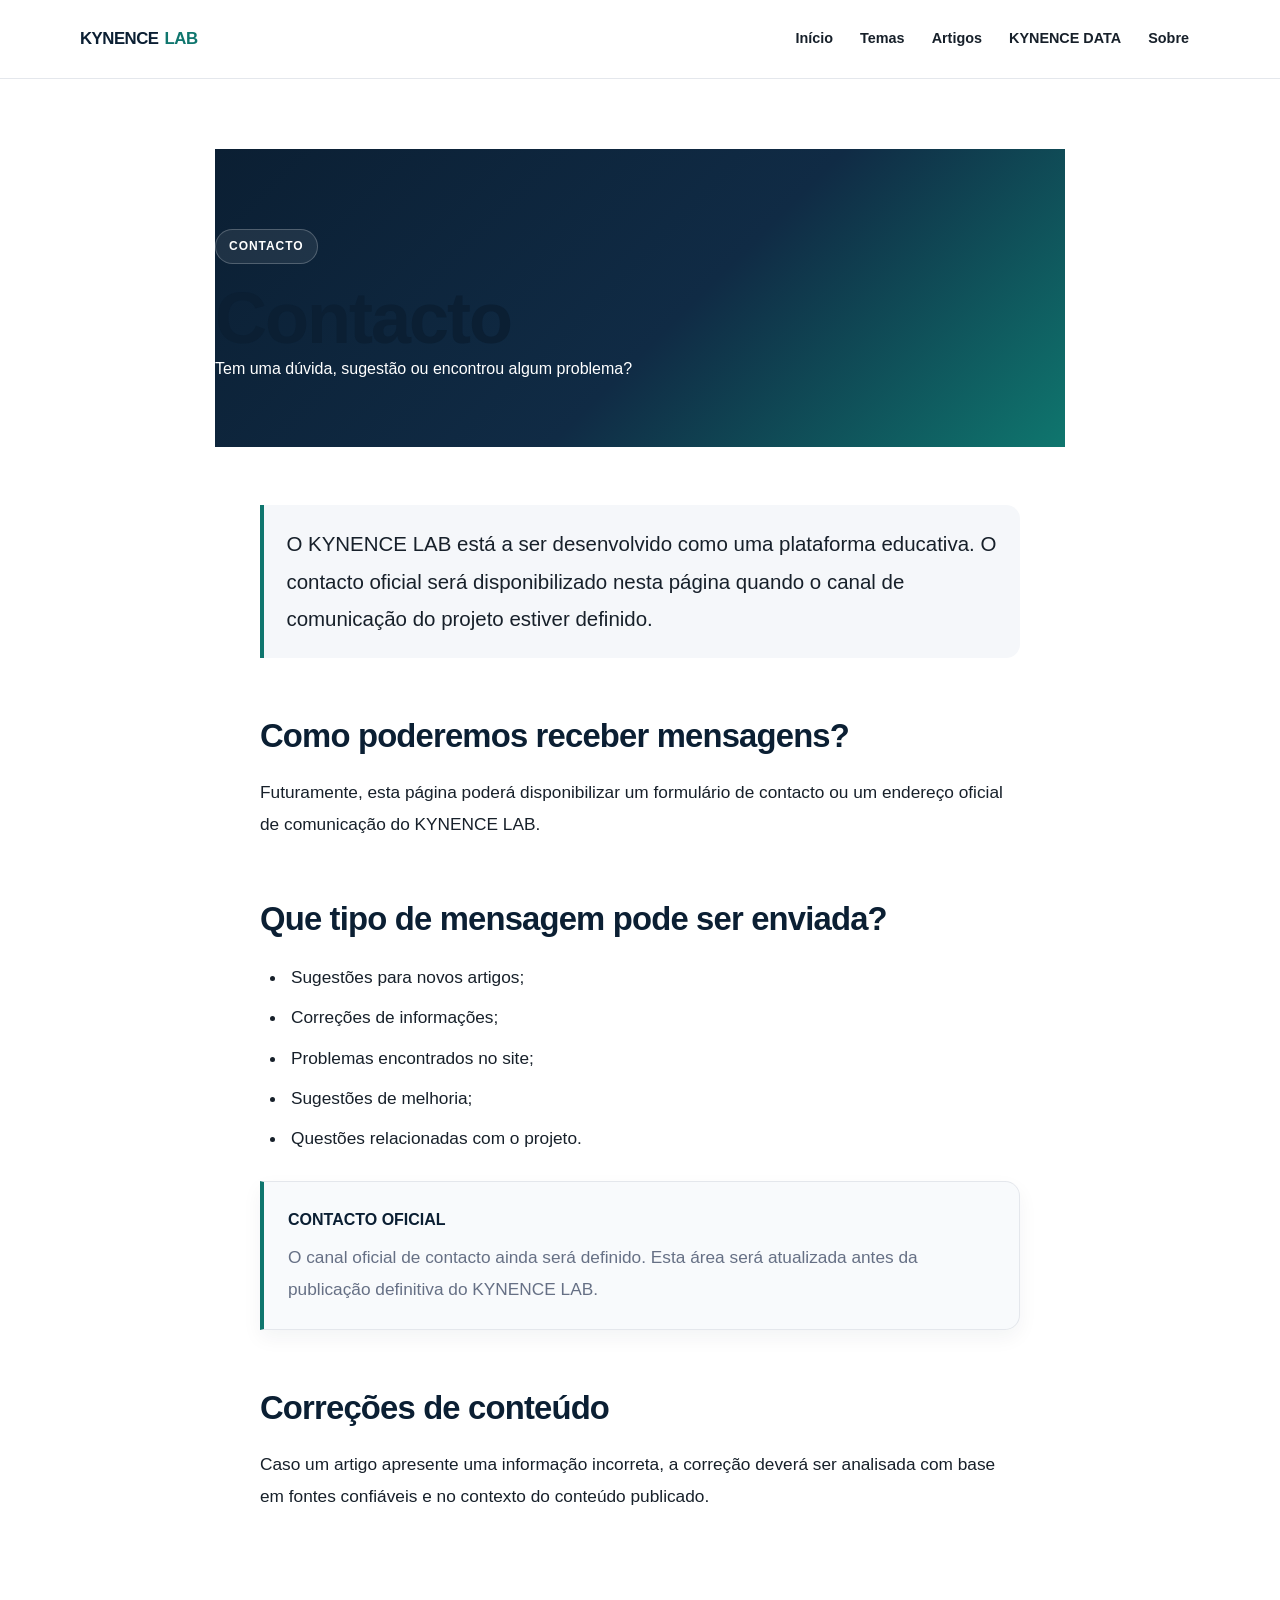
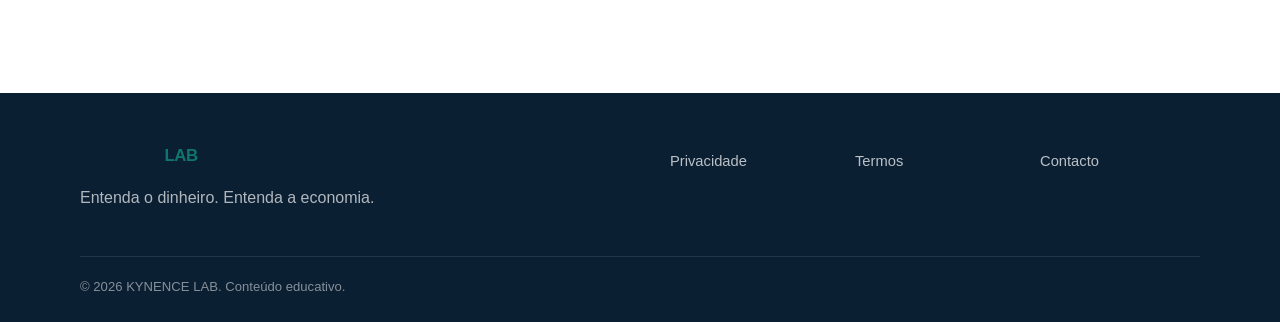
<file: contacto.html>
<!DOCTYPE html><html lang="pt"><head><meta charset="UTF-8">

<meta
    name="viewport"
    content="width=device-width, initial-scale=1.0"
>

<title>Contacto — KYNENCE LAB</title>

<meta
    name="description"
    content="Entre em contacto com o KYNENCE LAB para questões, sugestões, correções ou informações sobre o projeto."
>

<meta
    name="robots"
    content="index, follow"
>

<meta
    name="author"
    content="KYNENCE LAB"
>

<meta
    name="theme-color"
    content="#0B1F33"
>

<meta
    property="og:type"
    content="website"
>

<meta
    property="og:site_name"
    content="KYNENCE LAB"
>

<meta
    property="og:title"
    content="Contacto — KYNENCE LAB"
>

<meta
    property="og:description"
    content="Entre em contacto com o KYNENCE LAB."
>

<meta
    property="og:locale"
    content="pt_PT"
>

<meta
    name="twitter:card"
    content="summary_large_image"
>

<meta
    name="twitter:title"
    content="Contacto — KYNENCE LAB"
>

<meta
    name="twitter:description"
    content="Entre em contacto com o KYNENCE LAB."
>

<link
    rel="stylesheet"
    href="style.css"
>

</head>
<body>
    <header class="header"><div class="header-container">

    <a
        href="index.html"
        class="logo"
        aria-label="KYNENCE LAB — Página inicial"
    >
        <span class="logo-main">KYNENCE</span>
        <span class="logo-lab">LAB</span>
    </a>

    <button
        class="menu-button"
        id="menuButton"
        type="button"
        aria-label="Abrir menu"
        aria-expanded="false"
        aria-controls="navigation"
    >
        ☰
    </button>

    <nav
        class="navigation"
        id="navigation"
        aria-label="Navegação principal"
    >

        <a href="index.html">Início</a>

        <a href="index.html#categorias">Temas</a>

        <a href="index.html#artigos">Artigos</a>

        <a href="index.html#kynenceDataSection">
            KYNENCE DATA
        </a>

        <a href="sobre.html">
            Sobre
        </a>

    </nav>

</div>

</header><main
    class="article-page"
    aria-labelledby="pageTitle"
><div class="container">

    <header class="article-header">

        <span class="article-category">
            CONTACTO
        </span>

        <h1 id="pageTitle">
            Contacto
        </h1>

        <p id="pageLead">
            Tem uma dúvida, sugestão ou encontrou algum problema?
        </p>

    </header>


    <article class="article-content">

        <p class="article-introduction">
            O KYNENCE LAB está a ser desenvolvido como uma
            plataforma educativa. O contacto oficial será
            disponibilizado nesta página quando o canal de
            comunicação do projeto estiver definido.
        </p>


        <h2>
            Como poderemos receber mensagens?
        </h2>

        <p>
            Futuramente, esta página poderá disponibilizar um
            formulário de contacto ou um endereço oficial de
            comunicação do KYNENCE LAB.
        </p>


        <h2>
            Que tipo de mensagem pode ser enviada?
        </h2>

        <ul>

            <li>
                Sugestões para novos artigos;
            </li>

            <li>
                Correções de informações;
            </li>

            <li>
                Problemas encontrados no site;
            </li>

            <li>
                Sugestões de melhoria;
            </li>

            <li>
                Questões relacionadas com o projeto.
            </li>

        </ul>


        <div class="info-box">

            <strong>
                CONTACTO OFICIAL
            </strong>

            <p>
                O canal oficial de contacto ainda será definido.
                Esta área será atualizada antes da publicação
                definitiva do KYNENCE LAB.
            </p>

        </div>


        <h2>
            Correções de conteúdo
        </h2>

        <p>
            Caso um artigo apresente uma informação incorreta,
            a correção deverá ser analisada com base em fontes
            confiáveis e no contexto do conteúdo publicado.
        </p>

    </article>

</div>

</main><footer class="footer"><div class="footer-container">

    <div class="footer-brand">

        <div class="logo">

            <span class="logo-main">
                KYNENCE
            </span>

            <span class="logo-lab">
                LAB
            </span>

        </div>

        <p>
            Entenda o dinheiro. Entenda a economia.
        </p>

    </div>


    <div class="footer-links">

        <a href="privacidade.html">
            Privacidade
        </a>

        <a href="termos.html">
            Termos
        </a>

        <a href="contacto.html">
            Contacto
        </a>

    </div>

</div>


<div class="footer-bottom">

    ©
    <span id="currentYear">
        2026
    </span>
    KYNENCE LAB. Conteúdo educativo.

</div>

</footer><script src="script.js"></script></body></html>
</file>
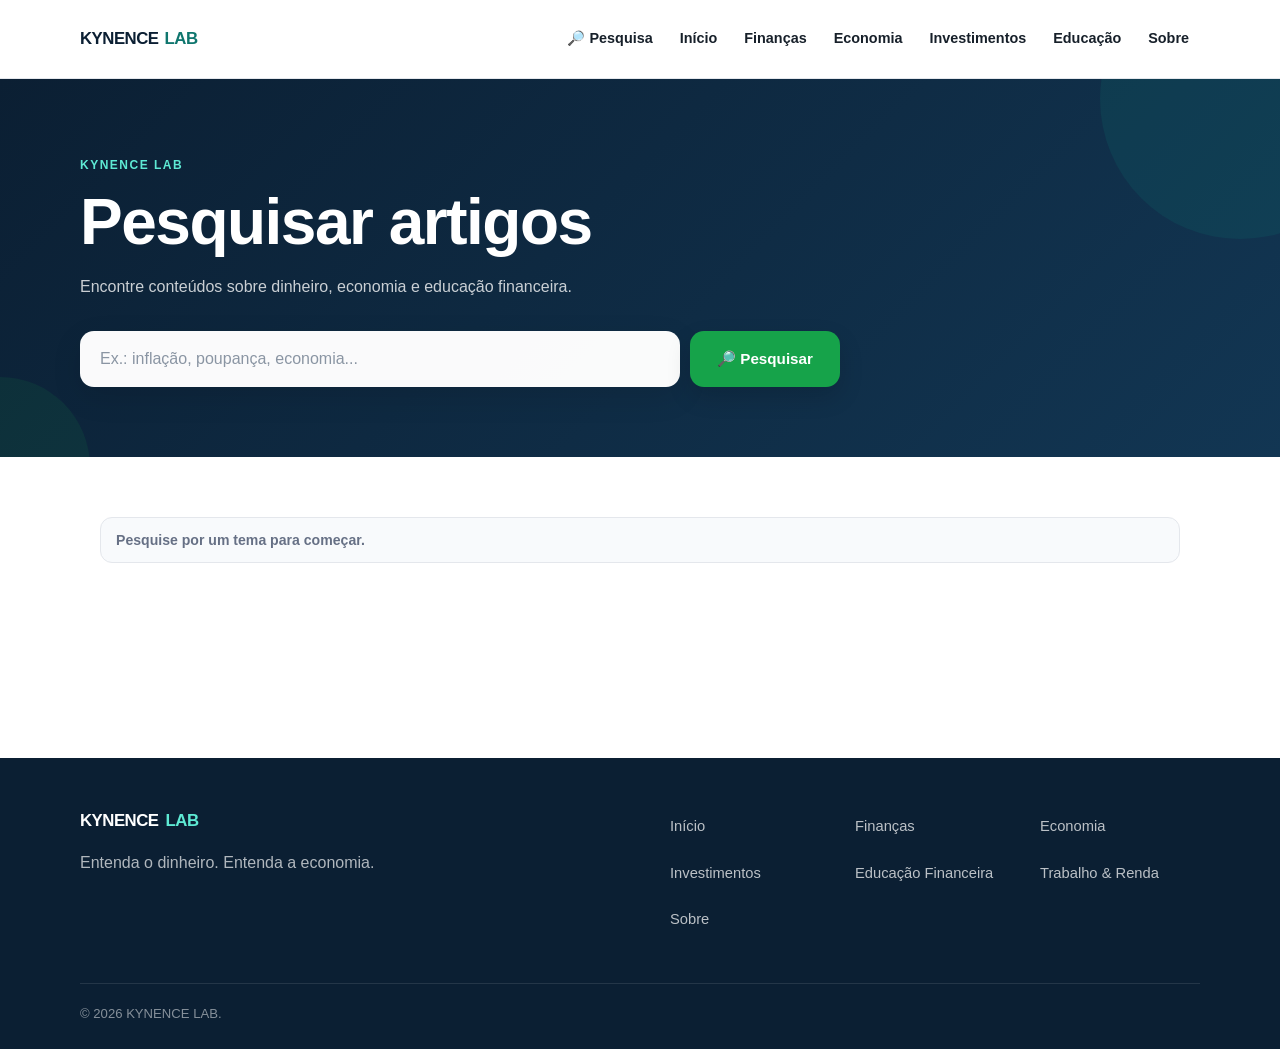
<file: pesquisa.html>
<!DOCTYPE html>
<html lang="pt">

<head>

    <meta charset="UTF-8">

    <meta
        name="viewport"
        content="width=device-width, initial-scale=1.0"
    >

    <meta
        name="description"
        content="Pesquise artigos sobre finanças, economia e educação financeira na KYNENCE LAB."
    >

    <meta
        name="theme-color"
        content="#0B1F33"
    >

    <title>Pesquisa — KYNENCE LAB</title>

    <link
        rel="stylesheet"
        href="style.css"
    >

</head>

<body>


<!-- ==================================================
     CABEÇALHO
================================================== -->

<header class="header">

    <div class="header-container">

        <a
            href="index.html"
            class="logo"
            aria-label="KYNENCE LAB — Página inicial"
        >

            <span class="logo-main">
                KYNENCE
            </span>

            <span class="logo-lab">
                LAB
            </span>

        </a>


        <button
            id="menuButton"
            class="menu-button"
            type="button"
            aria-label="Abrir menu"
            aria-expanded="false"
            aria-controls="navigation"
        >
            ☰
        </button>


        <nav
            id="navigation"
            class="navigation"
            aria-label="Navegação principal"
        >

            <a href="pesquisa.html">
                🔎 Pesquisa
            </a>

            <a href="index.html">
                Início
            </a>

            <a href="categorias/categoria.html?categoria=financas">
                Finanças
            </a>

            <a href="categorias/categoria.html?categoria=economia">
                Economia
            </a>

            <a href="categorias/categoria.html?categoria=investimentos">
                Investimentos
            </a>

            <a href="categorias/categoria.html?categoria=educacao">
                Educação
            </a>

            <a href="index.html#sobre">
                Sobre
            </a>

        </nav>

    </div>

</header>


<!-- ==================================================
     PESQUISA
================================================== -->

<main class="search-page">


    <section class="search-header">

        <div class="container">

            <span class="article-category">
                KYNENCE LAB
            </span>


            <h1>
                Pesquisar artigos
            </h1>


            <p>
                Encontre conteúdos sobre dinheiro,
                economia e educação financeira.
            </p>


            <!-- FORMULÁRIO -->

            <form
                id="searchForm"
                class="search-form"
                role="search"
            >

                <label
                    for="searchInput"
                    class="sr-only"
                >
                    Pesquisar artigos
                </label>


                <input
                    type="search"
                    id="searchInput"
                    name="q"
                    placeholder="Ex.: inflação, poupança, economia..."
                    autocomplete="off"
                    aria-label="Pesquisar artigos"
                >


                <button
                    type="submit"
                    class="search-button"
                >
                    🔎 Pesquisar
                </button>

            </form>

        </div>

    </section>


    <!-- ==================================================
         RESULTADOS
    ================================================== -->

    <section class="section">

        <div class="container">

            <div
                id="searchInfo"
                class="search-info"
                aria-live="polite"
            >
                Pesquise por um tema para começar.
            </div>


            <div
                id="searchResults"
                class="articles-grid"
            >

                <!-- Resultados inseridos pelo pesquisa.js -->

            </div>

        </div>

    </section>


</main>


<!-- ==================================================
     RODAPÉ
================================================== -->

<footer class="site-footer">

    <div class="container">

        <div class="footer-main">

            <div>

                <div class="logo footer-logo">

                    <span class="logo-main">
                        KYNENCE
                    </span>

                    <span class="logo-lab">
                        LAB
                    </span>

                </div>


                <p>
                    Entenda o dinheiro.
                    Entenda a economia.
                </p>

            </div>


            <div class="footer-links">

                <a href="index.html">
                    Início
                </a>

                <a href="categorias/categoria.html?categoria=financas">
                    Finanças
                </a>

                <a href="categorias/categoria.html?categoria=economia">
                    Economia
                </a>

                <a href="categorias/categoria.html?categoria=investimentos">
                    Investimentos
                </a>

                <a href="categorias/categoria.html?categoria=educacao">
                    Educação Financeira
                </a>

                <a href="categorias/categoria.html?categoria=trabalho">
                    Trabalho &amp; Renda
                </a>

                <a href="index.html#sobre">
                    Sobre
                </a>

            </div>

        </div>


        <div class="footer-bottom">

            © <span id="currentYear"></span> KYNENCE LAB.

        </div>

    </div>

</footer>


<!-- ==================================================
     JAVASCRIPT
================================================== -->

<script src="dados/artigos.js"></script>

<script src="script.js"></script>

<script src="dados/pesquisa.js"></script>


</body>
</html>
</file>
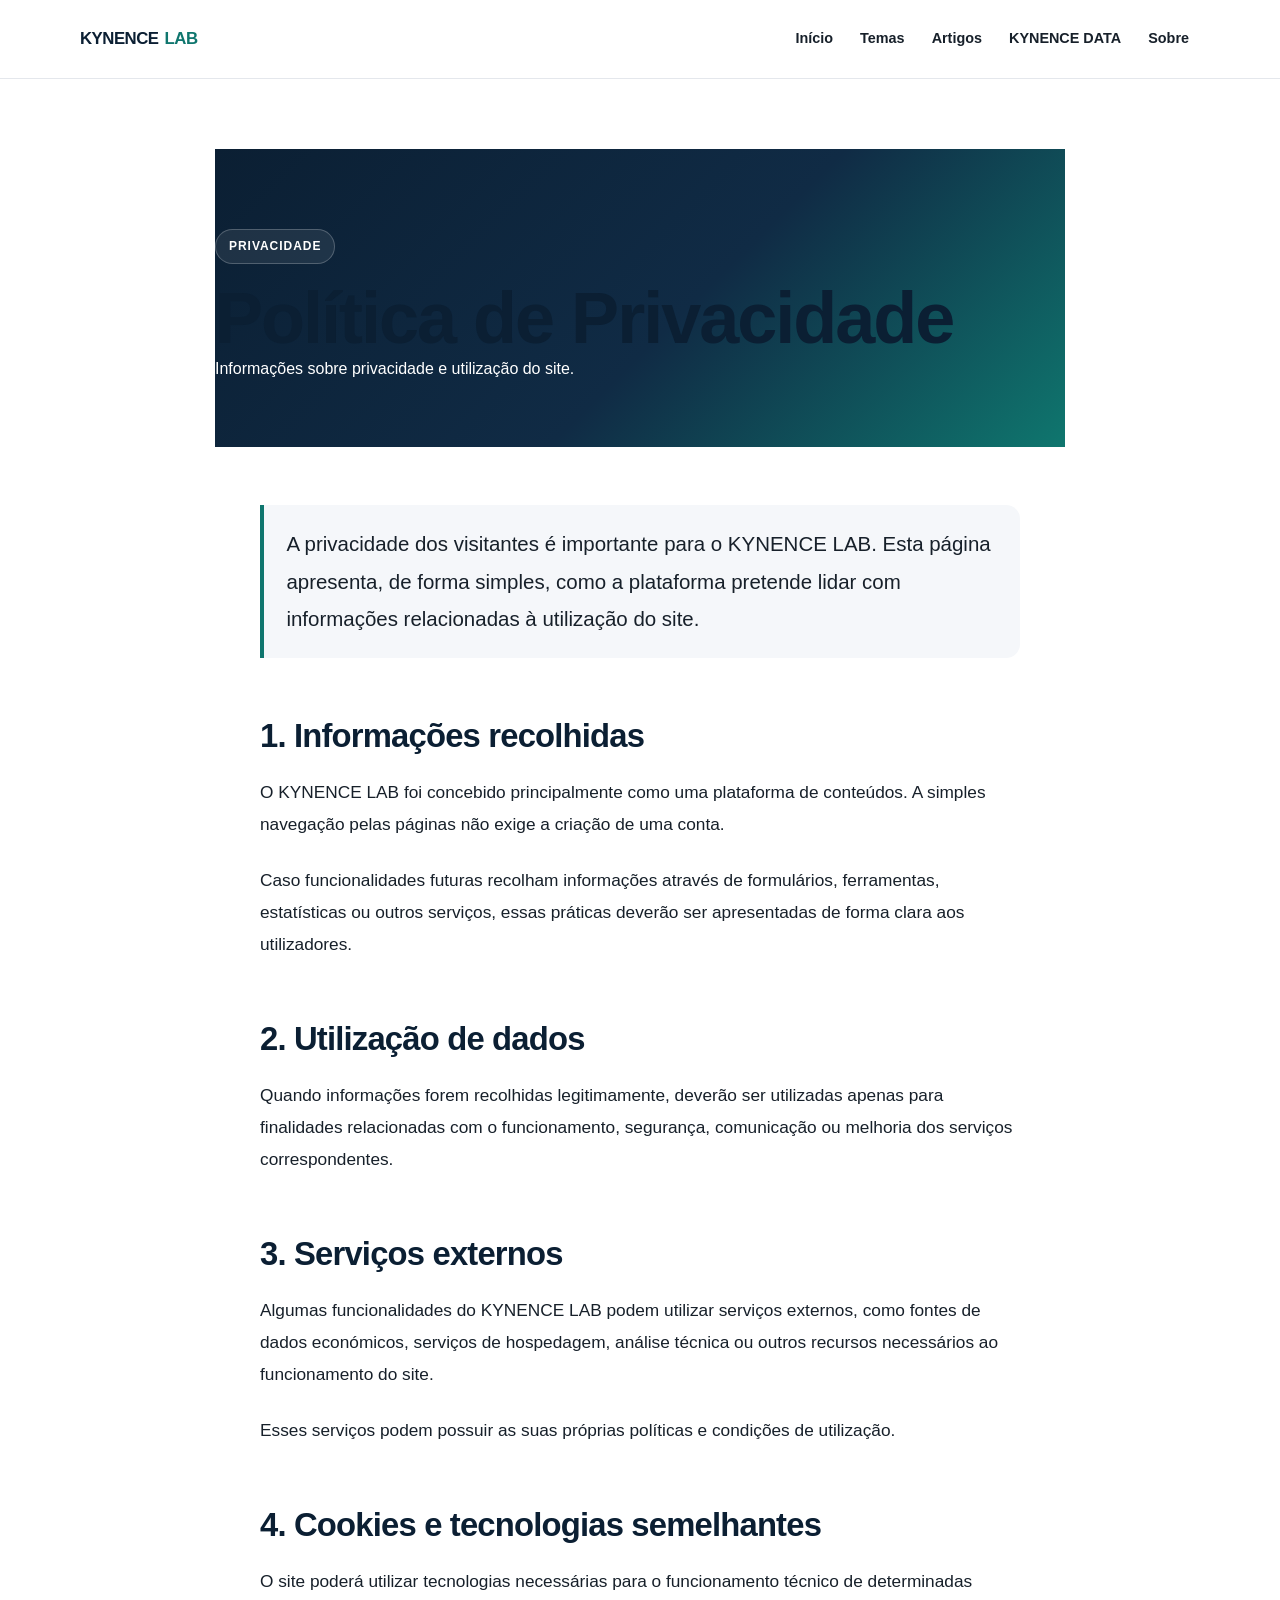
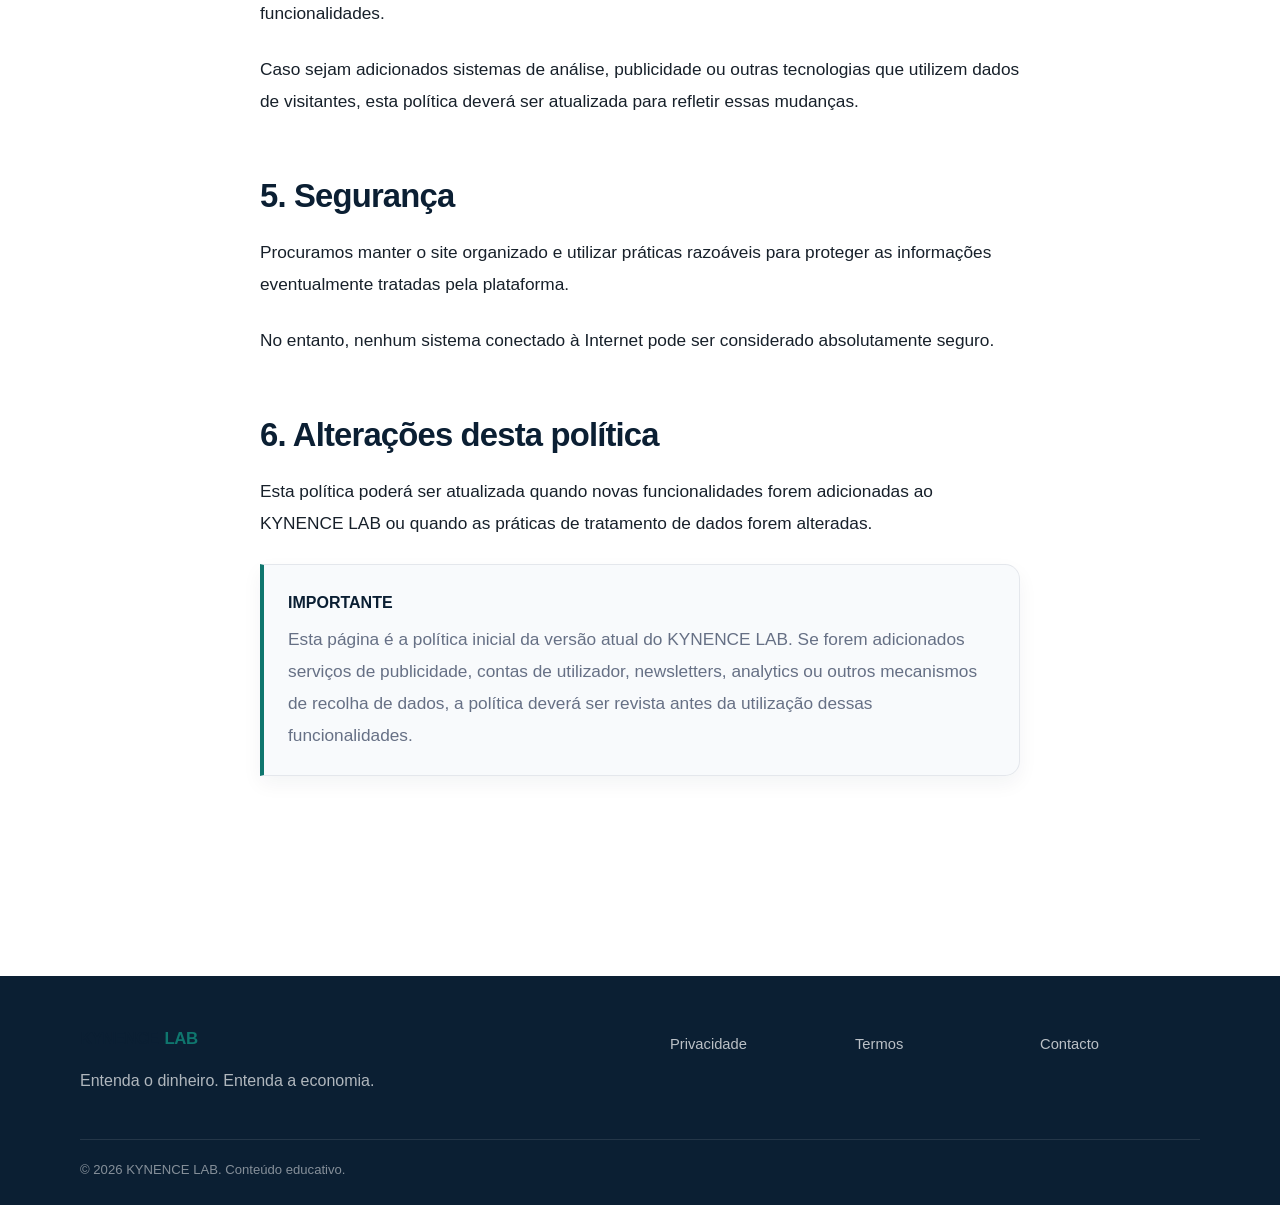
<file: privacidade.html>
<!DOCTYPE html><html lang="pt"><head><meta charset="UTF-8">

<meta
    name="viewport"
    content="width=device-width, initial-scale=1.0"
>

<title>Política de Privacidade — KYNENCE LAB</title>

<meta
    name="description"
    content="Conheça a Política de Privacidade do KYNENCE LAB e como a plataforma aborda dados e privacidade."
>

<meta
    name="robots"
    content="index, follow"
>

<meta
    name="author"
    content="KYNENCE LAB"
>

<meta
    name="theme-color"
    content="#0B1F33"
>

<meta
    property="og:type"
    content="website"
>

<meta
    property="og:site_name"
    content="KYNENCE LAB"
>

<meta
    property="og:title"
    content="Política de Privacidade — KYNENCE LAB"
>

<meta
    property="og:description"
    content="Conheça as informações sobre privacidade e tratamento de dados no KYNENCE LAB."
>

<meta
    property="og:locale"
    content="pt_PT"
>

<meta
    name="twitter:card"
    content="summary_large_image"
>

<meta
    name="twitter:title"
    content="Política de Privacidade — KYNENCE LAB"
>

<meta
    name="twitter:description"
    content="Informações sobre privacidade no KYNENCE LAB."
>

<link
    rel="stylesheet"
    href="style.css"
>

</head><body><header class="header"><div class="header-container">

    <a
        href="index.html"
        class="logo"
        aria-label="KYNENCE LAB — Página inicial"
    >
        <span class="logo-main">KYNENCE</span>
        <span class="logo-lab">LAB</span>
    </a>

    <button
        class="menu-button"
        id="menuButton"
        type="button"
        aria-label="Abrir menu"
        aria-expanded="false"
        aria-controls="navigation"
    >
        ☰
    </button>

    <nav
        class="navigation"
        id="navigation"
        aria-label="Navegação principal"
    >

        <a href="index.html">Início</a>

        <a href="index.html#categorias">Temas</a>

        <a href="index.html#artigos">Artigos</a>

        <a href="index.html#kynenceDataSection">
            KYNENCE DATA
        </a>

        <a href="sobre.html">
            Sobre
        </a>

    </nav>

</div>

</header><main
    class="article-page"
    aria-labelledby="pageTitle"
><div class="container">

    <header class="article-header">

        <span class="article-category">
            PRIVACIDADE
        </span>

        <h1 id="pageTitle">
            Política de Privacidade
        </h1>

        <p id="pageLead">
            Informações sobre privacidade e utilização do site.
        </p>

    </header>


    <article class="article-content">

        <p class="article-introduction">
            A privacidade dos visitantes é importante para o
            KYNENCE LAB. Esta página apresenta, de forma simples,
            como a plataforma pretende lidar com informações
            relacionadas à utilização do site.
        </p>


        <h2>
            1. Informações recolhidas
        </h2>

        <p>
            O KYNENCE LAB foi concebido principalmente como uma
            plataforma de conteúdos. A simples navegação pelas
            páginas não exige a criação de uma conta.
        </p>

        <p>
            Caso funcionalidades futuras recolham informações
            através de formulários, ferramentas, estatísticas ou
            outros serviços, essas práticas deverão ser apresentadas
            de forma clara aos utilizadores.
        </p>


        <h2>
            2. Utilização de dados
        </h2>

        <p>
            Quando informações forem recolhidas legitimamente,
            deverão ser utilizadas apenas para finalidades
            relacionadas com o funcionamento, segurança,
            comunicação ou melhoria dos serviços correspondentes.
        </p>


        <h2>
            3. Serviços externos
        </h2>

        <p>
            Algumas funcionalidades do KYNENCE LAB podem utilizar
            serviços externos, como fontes de dados económicos,
            serviços de hospedagem, análise técnica ou outros
            recursos necessários ao funcionamento do site.
        </p>

        <p>
            Esses serviços podem possuir as suas próprias políticas
            e condições de utilização.
        </p>


        <h2>
            4. Cookies e tecnologias semelhantes
        </h2>

        <p>
            O site poderá utilizar tecnologias necessárias para o
            funcionamento técnico de determinadas funcionalidades.
        </p>

        <p>
            Caso sejam adicionados sistemas de análise, publicidade
            ou outras tecnologias que utilizem dados de visitantes,
            esta política deverá ser atualizada para refletir essas
            mudanças.
        </p>


        <h2>
            5. Segurança
        </h2>

        <p>
            Procuramos manter o site organizado e utilizar práticas
            razoáveis para proteger as informações eventualmente
            tratadas pela plataforma.
        </p>

        <p>
            No entanto, nenhum sistema conectado à Internet pode
            ser considerado absolutamente seguro.
        </p>


        <h2>
            6. Alterações desta política
        </h2>

        <p>
            Esta política poderá ser atualizada quando novas
            funcionalidades forem adicionadas ao KYNENCE LAB ou
            quando as práticas de tratamento de dados forem
            alteradas.
        </p>


        <div class="info-box">

            <strong>
                IMPORTANTE
            </strong>

            <p>
                Esta página é a política inicial da versão atual
                do KYNENCE LAB. Se forem adicionados serviços de
                publicidade, contas de utilizador, newsletters,
                analytics ou outros mecanismos de recolha de dados,
                a política deverá ser revista antes da utilização
                dessas funcionalidades.
            </p>

        </div>

    </article>

</div>

</main><footer class="footer"><div class="footer-container">

    <div class="footer-brand">

        <div class="logo">

            <span class="logo-main">
                KYNENCE
            </span>

            <span class="logo-lab">
                LAB
            </span>

        </div>

        <p>
            Entenda o dinheiro. Entenda a economia.
        </p>

    </div>


    <div class="footer-links">

        <a href="privacidade.html">
            Privacidade
        </a>

        <a href="termos.html">
            Termos
        </a>

        <a href="contacto.html">
            Contacto
        </a>

    </div>

</div>


<div class="footer-bottom">

    ©
    <span id="currentYear">
        2026
    </span>
    KYNENCE LAB. Conteúdo educativo.

</div>

</footer><script src="script.js"></script></body></html>
</file>
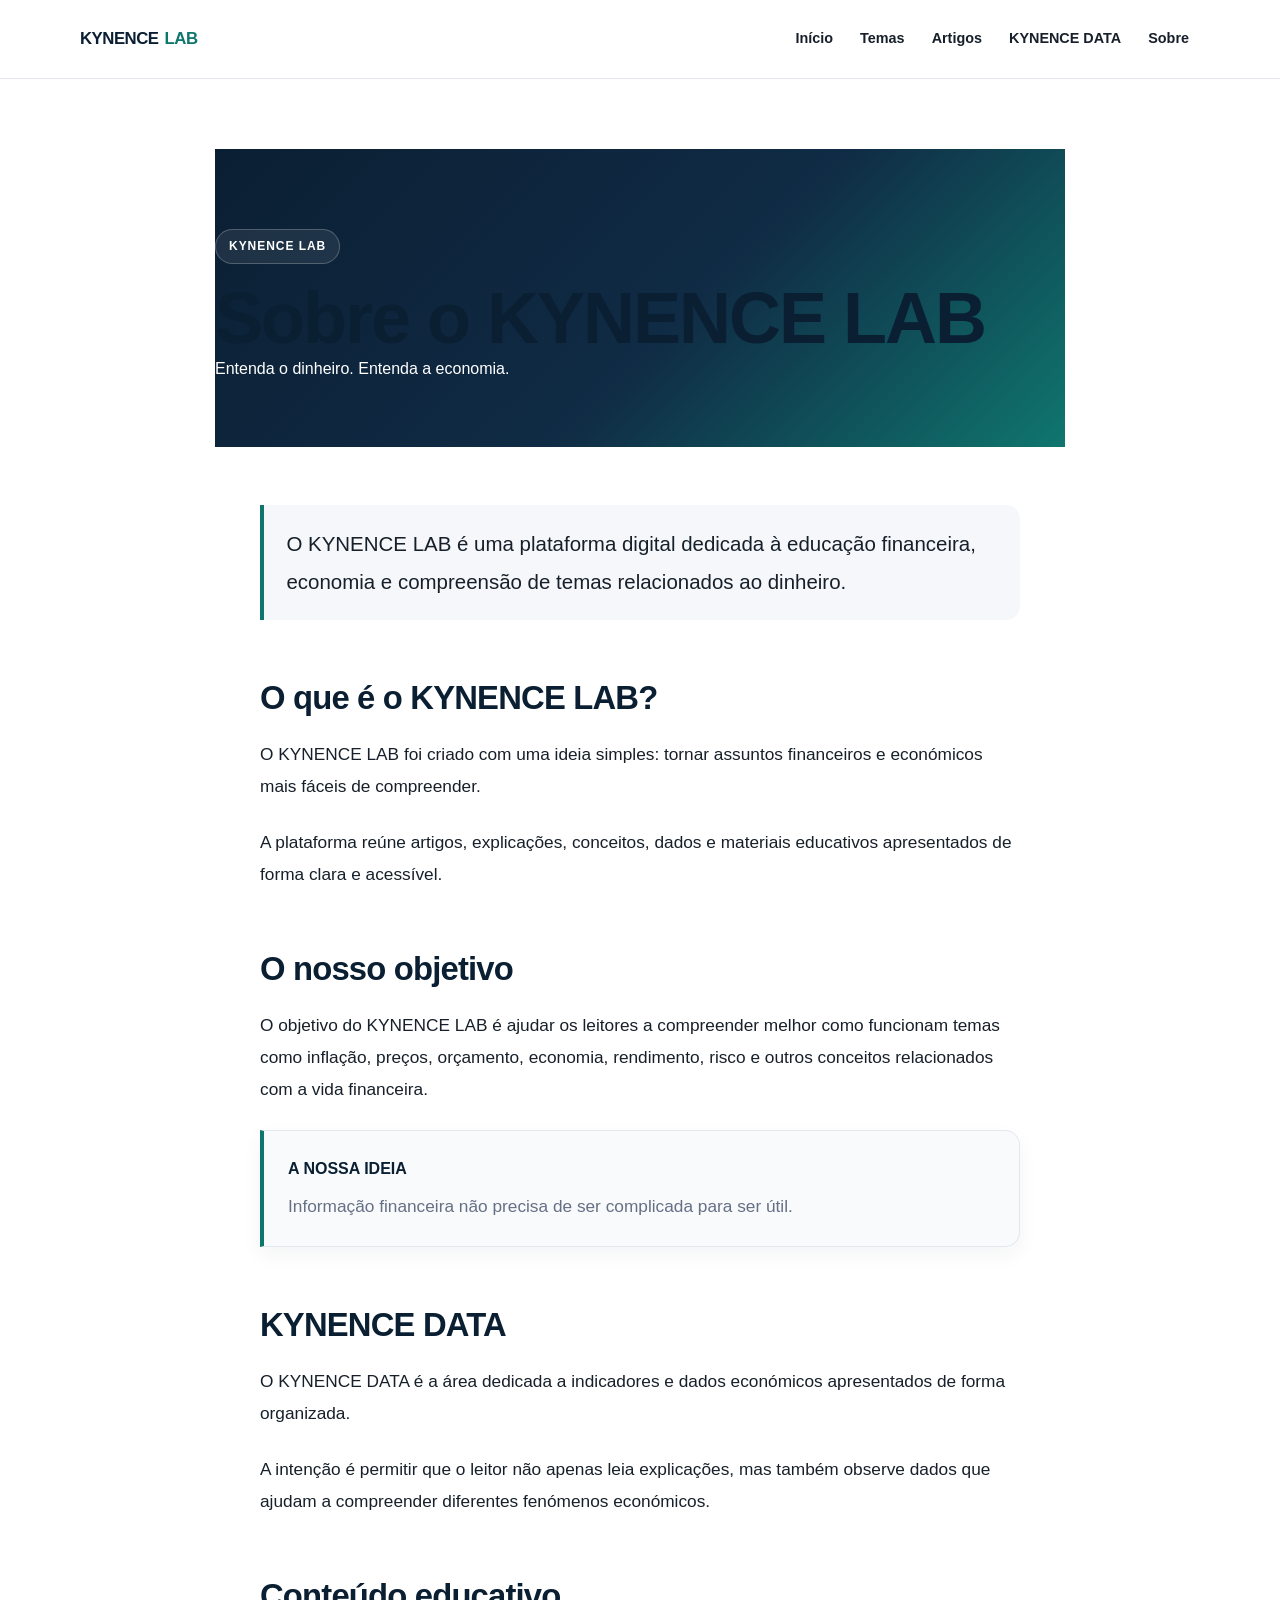
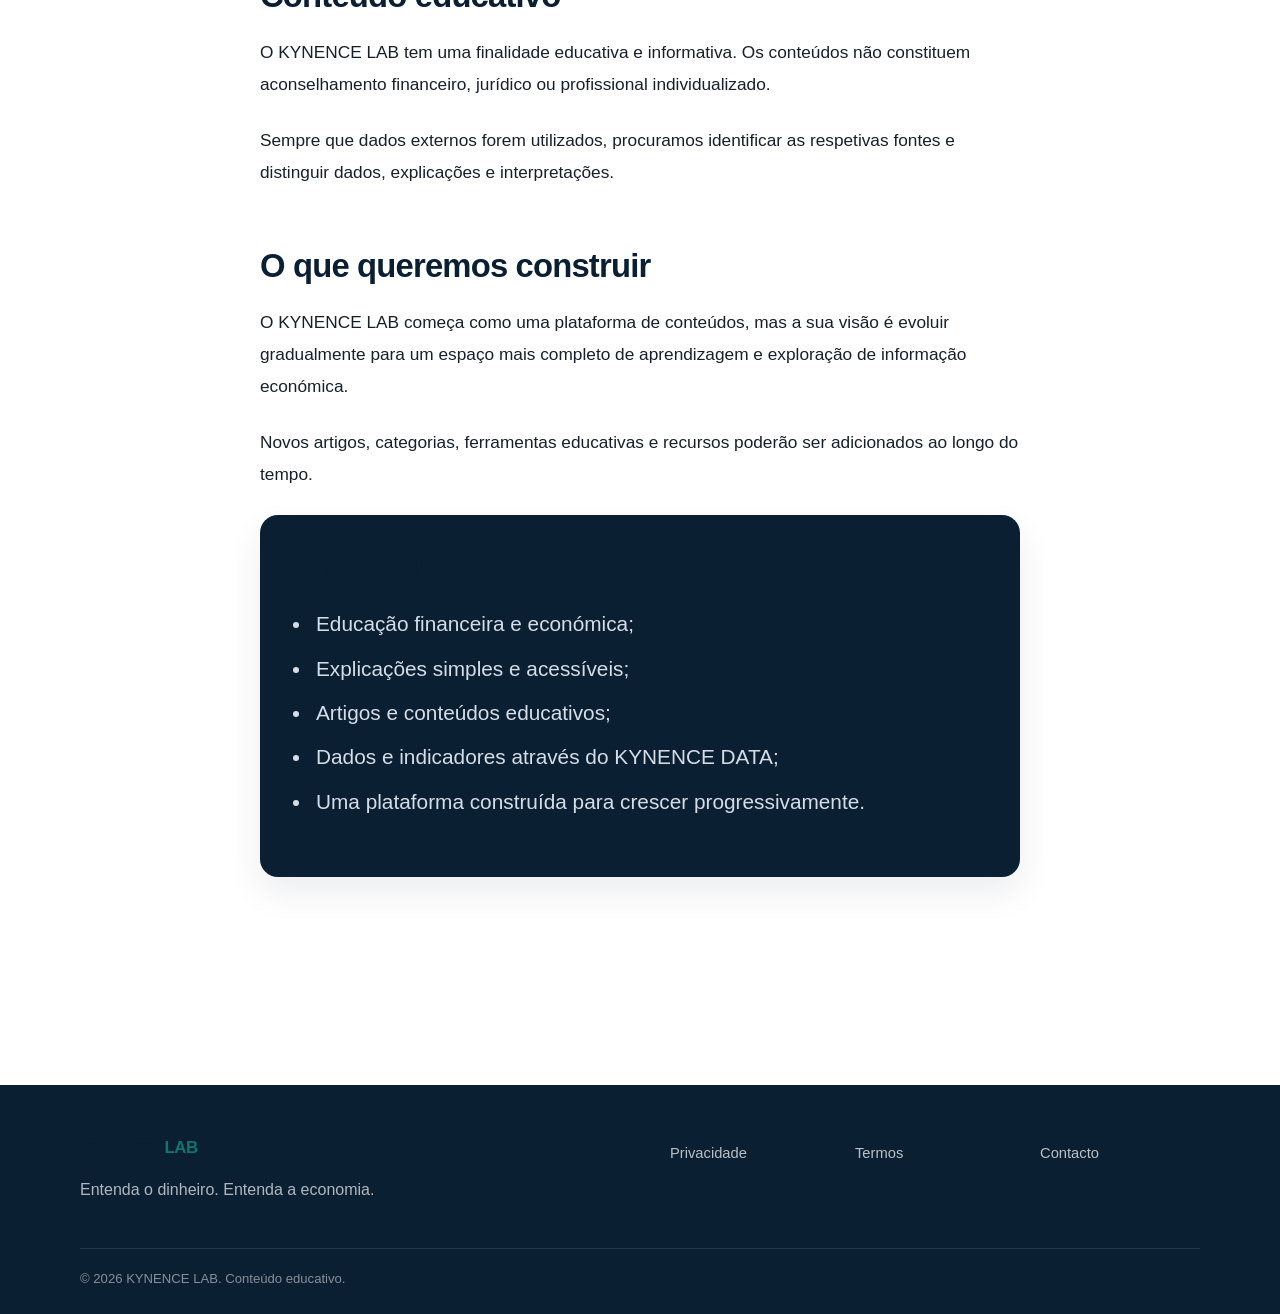
<file: sobre.html>
<!DOCTYPE html><html lang="pt"><head><meta charset="UTF-8">

<meta
    name="viewport"
    content="width=device-width, initial-scale=1.0"
>

<title>Sobre — KYNENCE LAB</title>

<meta
    name="description"
    content="Conheça o KYNENCE LAB, uma plataforma educativa dedicada a finanças, economia e educação financeira."
>

<meta
    name="robots"
    content="index, follow"
>

<meta
    name="author"
    content="KYNENCE LAB"
>

<meta
    name="theme-color"
    content="#0B1F33"
>

<meta
    property="og:type"
    content="website"
>

<meta
    property="og:site_name"
    content="KYNENCE LAB"
>

<meta
    property="og:title"
    content="Sobre — KYNENCE LAB"
>

<meta
    property="og:description"
    content="Conheça o KYNENCE LAB e a sua proposta de tornar finanças e economia mais fáceis de compreender."
>

<meta
    property="og:locale"
    content="pt_PT"
>

<meta
    name="twitter:card"
    content="summary_large_image"
>

<meta
    name="twitter:title"
    content="Sobre — KYNENCE LAB"
>

<meta
    name="twitter:description"
    content="Conheça o KYNENCE LAB e a sua proposta de educação financeira e económica."
>

<link
    rel="stylesheet"
    href="style.css"
>

</head><body><header class="header"><div class="header-container">

    <a
        href="index.html"
        class="logo"
        aria-label="KYNENCE LAB — Página inicial"
    >
        <span class="logo-main">KYNENCE</span>
        <span class="logo-lab">LAB</span>
    </a>

    <button
        class="menu-button"
        id="menuButton"
        type="button"
        aria-label="Abrir menu"
        aria-expanded="false"
        aria-controls="navigation"
    >
        ☰
    </button>

    <nav
        class="navigation"
        id="navigation"
        aria-label="Navegação principal"
    >

        <a href="index.html">Início</a>

        <a href="index.html#categorias">Temas</a>

        <a href="index.html#artigos">Artigos</a>

        <a href="index.html#kynenceDataSection">
            KYNENCE DATA
        </a>

        <a href="sobre.html">
            Sobre
        </a>

    </nav>

</div>

</header><main
    class="article-page"
    aria-labelledby="pageTitle"
><div class="container">

    <header class="article-header">

        <span class="article-category">
            KYNENCE LAB
        </span>

        <h1 id="pageTitle">
            Sobre o KYNENCE LAB
        </h1>

        <p id="pageLead">
            Entenda o dinheiro. Entenda a economia.
        </p>

    </header>


    <article class="article-content">

        <p class="article-introduction">
            O KYNENCE LAB é uma plataforma digital dedicada à
            educação financeira, economia e compreensão de temas
            relacionados ao dinheiro.
        </p>


        <h2>
            O que é o KYNENCE LAB?
        </h2>

        <p>
            O KYNENCE LAB foi criado com uma ideia simples:
            tornar assuntos financeiros e económicos mais fáceis
            de compreender.
        </p>

        <p>
            A plataforma reúne artigos, explicações, conceitos,
            dados e materiais educativos apresentados de forma
            clara e acessível.
        </p>


        <h2>
            O nosso objetivo
        </h2>

        <p>
            O objetivo do KYNENCE LAB é ajudar os leitores a
            compreender melhor como funcionam temas como inflação,
            preços, orçamento, economia, rendimento, risco e
            outros conceitos relacionados com a vida financeira.
        </p>

        <div class="info-box">

            <strong>
                A NOSSA IDEIA
            </strong>

            <p>
                Informação financeira não precisa de ser complicada
                para ser útil.
            </p>

        </div>


        <h2>
            KYNENCE DATA
        </h2>

        <p>
            O KYNENCE DATA é a área dedicada a indicadores e dados
            económicos apresentados de forma organizada.
        </p>

        <p>
            A intenção é permitir que o leitor não apenas leia
            explicações, mas também observe dados que ajudam a
            compreender diferentes fenómenos económicos.
        </p>


        <h2>
            Conteúdo educativo
        </h2>

        <p>
            O KYNENCE LAB tem uma finalidade educativa e
            informativa. Os conteúdos não constituem aconselhamento
            financeiro, jurídico ou profissional individualizado.
        </p>

        <p>
            Sempre que dados externos forem utilizados, procuramos
            identificar as respetivas fontes e distinguir dados,
            explicações e interpretações.
        </p>


        <h2>
            O que queremos construir
        </h2>

        <p>
            O KYNENCE LAB começa como uma plataforma de conteúdos,
            mas a sua visão é evoluir gradualmente para um espaço
            mais completo de aprendizagem e exploração de
            informação económica.
        </p>

        <p>
            Novos artigos, categorias, ferramentas educativas e
            recursos poderão ser adicionados ao longo do tempo.
        </p>


        <div class="article-summary">

            <h2>
                Em resumo
            </h2>

            <ul>

                <li>
                    Educação financeira e económica;
                </li>

                <li>
                    Explicações simples e acessíveis;
                </li>

                <li>
                    Artigos e conteúdos educativos;
                </li>

                <li>
                    Dados e indicadores através do KYNENCE DATA;
                </li>

                <li>
                    Uma plataforma construída para crescer
                    progressivamente.
                </li>

            </ul>

        </div>

    </article>

</div>

</main><footer class="footer"><div class="footer-container">

    <div class="footer-brand">

        <div class="logo">

            <span class="logo-main">
                KYNENCE
            </span>

            <span class="logo-lab">
                LAB
            </span>

        </div>

        <p>
            Entenda o dinheiro. Entenda a economia.
        </p>

    </div>


    <div class="footer-links">

        <a href="privacidade.html">
            Privacidade
        </a>

        <a href="termos.html">
            Termos
        </a>

        <a href="contacto.html">
            Contacto
        </a>

    </div>

</div>


<div class="footer-bottom">

    ©
    <span id="currentYear">
        2026
    </span>
    KYNENCE LAB. Conteúdo educativo.

</div>

</footer><script src="script.js"></script></body></html>
</file>
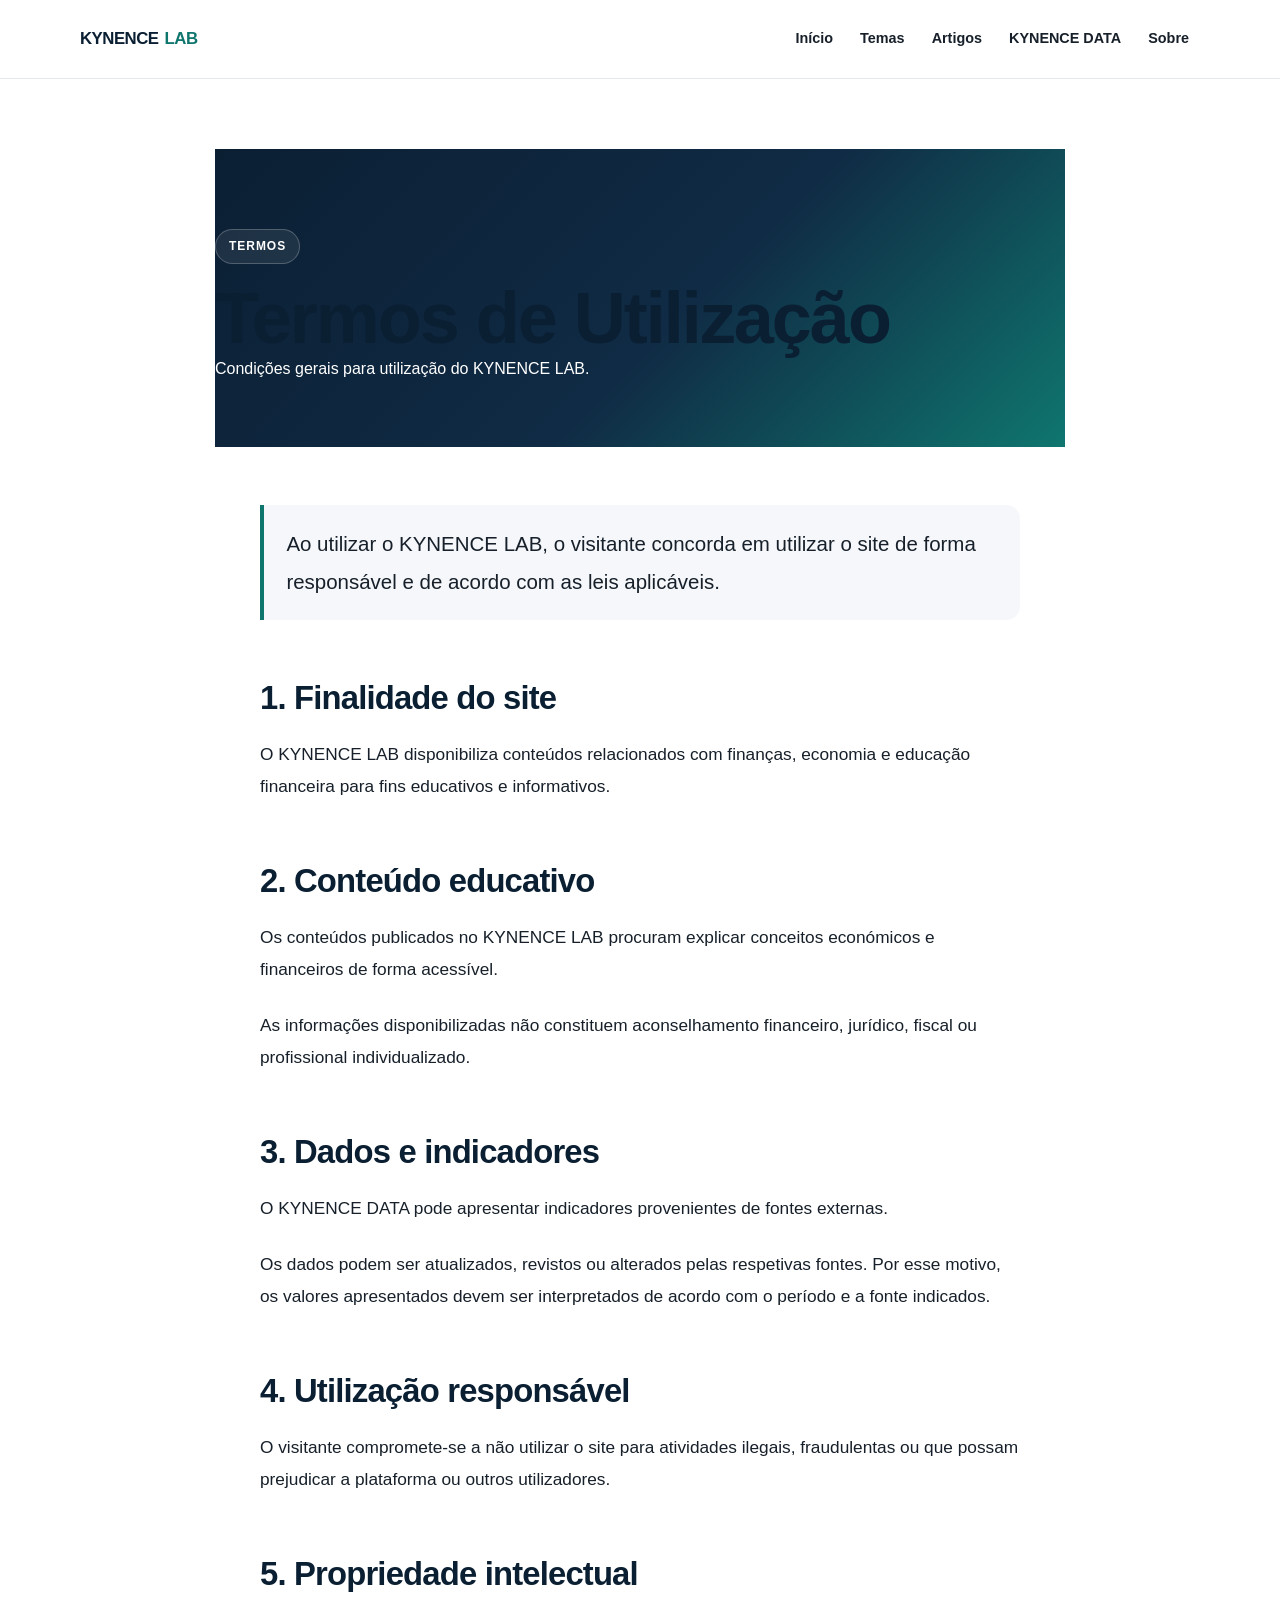
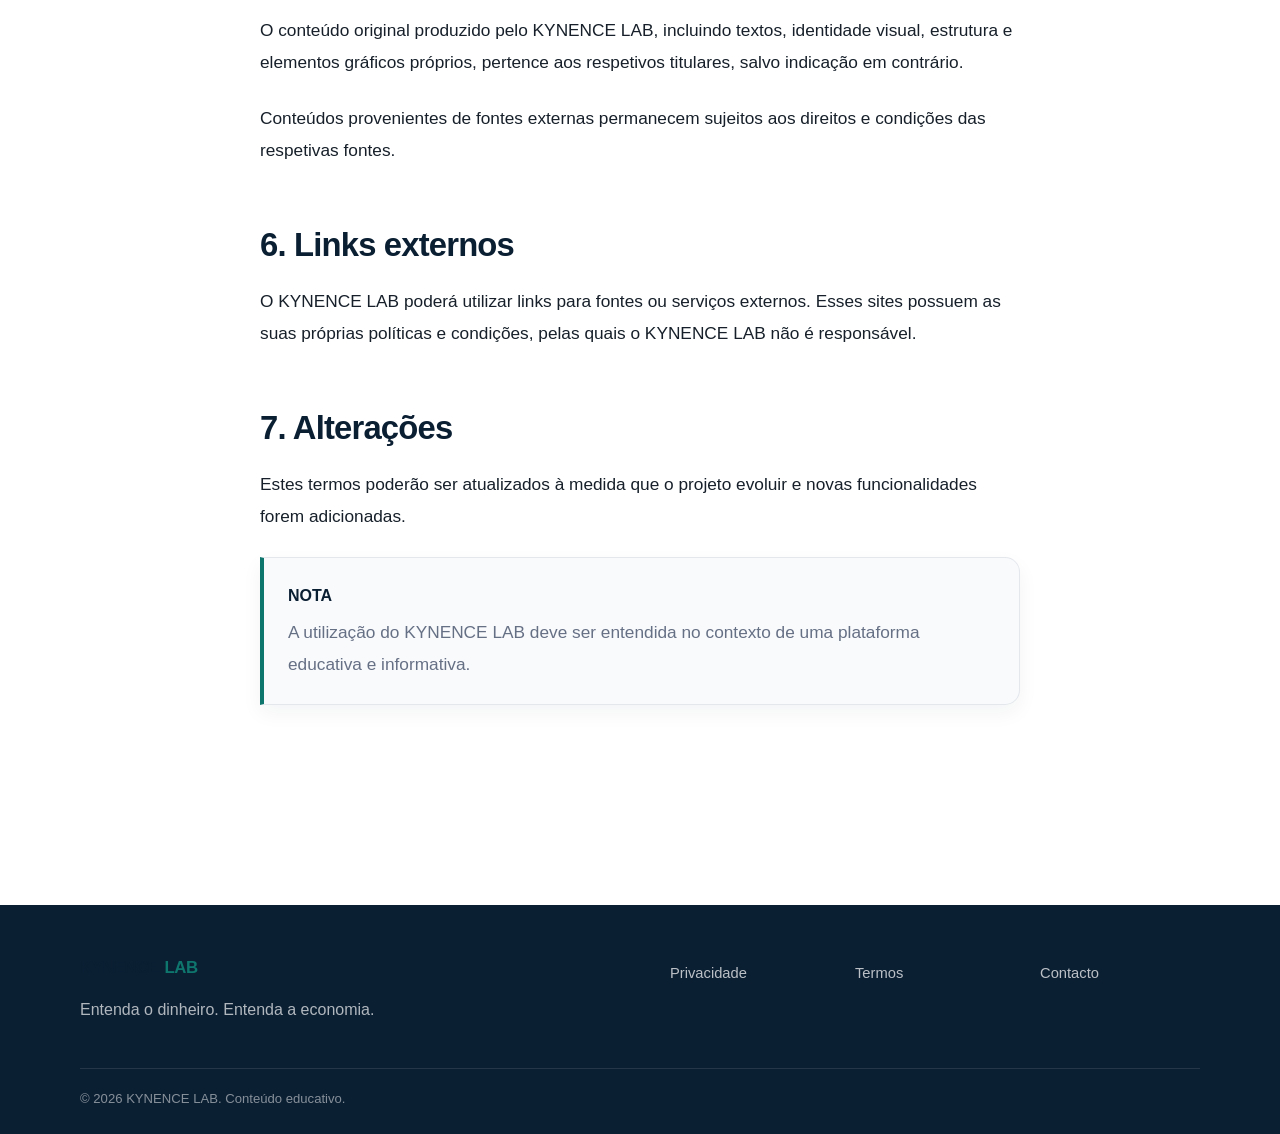
<file: termos.html>
<!DOCTYPE html><html lang="pt"><head><meta charset="UTF-8">

<meta
    name="viewport"
    content="width=device-width, initial-scale=1.0"
>

<title>Termos de Utilização — KYNENCE LAB</title>

<meta
    name="description"
    content="Conheça os Termos de Utilização do KYNENCE LAB."
>

<meta
    name="robots"
    content="index, follow"
>

<meta
    name="author"
    content="KYNENCE LAB"
>

<meta
    name="theme-color"
    content="#0B1F33"
>

<meta
    property="og:type"
    content="website"
>

<meta
    property="og:site_name"
    content="KYNENCE LAB"
>

<meta
    property="og:title"
    content="Termos de Utilização — KYNENCE LAB"
>

<meta
    property="og:description"
    content="Conheça as condições gerais de utilização do KYNENCE LAB."
>

<meta
    property="og:locale"
    content="pt_PT"
>

<meta
    name="twitter:card"
    content="summary_large_image"
>

<meta
    name="twitter:title"
    content="Termos de Utilização — KYNENCE LAB"
>

<meta
    name="twitter:description"
    content="Condições gerais de utilização do KYNENCE LAB."
>

<link
    rel="stylesheet"
    href="style.css"
>

</head><body><header class="header"><div class="header-container">

    <a
        href="index.html"
        class="logo"
        aria-label="KYNENCE LAB — Página inicial"
    >
        <span class="logo-main">KYNENCE</span>
        <span class="logo-lab">LAB</span>
    </a>

    <button
        class="menu-button"
        id="menuButton"
        type="button"
        aria-label="Abrir menu"
        aria-expanded="false"
        aria-controls="navigation"
    >
        ☰
    </button>

    <nav
        class="navigation"
        id="navigation"
        aria-label="Navegação principal"
    >

        <a href="index.html">Início</a>

        <a href="index.html#categorias">Temas</a>

        <a href="index.html#artigos">Artigos</a>

        <a href="index.html#kynenceDataSection">
            KYNENCE DATA
        </a>

        <a href="sobre.html">
            Sobre
        </a>

    </nav>

</div>

</header><main
    class="article-page"
    aria-labelledby="pageTitle"
><div class="container">

    <header class="article-header">

        <span class="article-category">
            TERMOS
        </span>

        <h1 id="pageTitle">
            Termos de Utilização
        </h1>

        <p id="pageLead">
            Condições gerais para utilização do KYNENCE LAB.
        </p>

    </header>


    <article class="article-content">

        <p class="article-introduction">
            Ao utilizar o KYNENCE LAB, o visitante concorda em
            utilizar o site de forma responsável e de acordo com
            as leis aplicáveis.
        </p>


        <h2>
            1. Finalidade do site
        </h2>

        <p>
            O KYNENCE LAB disponibiliza conteúdos relacionados com
            finanças, economia e educação financeira para fins
            educativos e informativos.
        </p>


        <h2>
            2. Conteúdo educativo
        </h2>

        <p>
            Os conteúdos publicados no KYNENCE LAB procuram
            explicar conceitos económicos e financeiros de forma
            acessível.
        </p>

        <p>
            As informações disponibilizadas não constituem
            aconselhamento financeiro, jurídico, fiscal ou
            profissional individualizado.
        </p>


        <h2>
            3. Dados e indicadores
        </h2>

        <p>
            O KYNENCE DATA pode apresentar indicadores provenientes
            de fontes externas.
        </p>

        <p>
            Os dados podem ser atualizados, revistos ou alterados
            pelas respetivas fontes. Por esse motivo, os valores
            apresentados devem ser interpretados de acordo com o
            período e a fonte indicados.
        </p>


        <h2>
            4. Utilização responsável
        </h2>

        <p>
            O visitante compromete-se a não utilizar o site para
            atividades ilegais, fraudulentas ou que possam
            prejudicar a plataforma ou outros utilizadores.
        </p>


        <h2>
            5. Propriedade intelectual
        </h2>

        <p>
            O conteúdo original produzido pelo KYNENCE LAB, incluindo
            textos, identidade visual, estrutura e elementos
            gráficos próprios, pertence aos respetivos titulares,
            salvo indicação em contrário.
        </p>

        <p>
            Conteúdos provenientes de fontes externas permanecem
            sujeitos aos direitos e condições das respetivas
            fontes.
        </p>


        <h2>
            6. Links externos
        </h2>

        <p>
            O KYNENCE LAB poderá utilizar links para fontes ou
            serviços externos. Esses sites possuem as suas próprias
            políticas e condições, pelas quais o KYNENCE LAB não é
            responsável.
        </p>


        <h2>
            7. Alterações
        </h2>

        <p>
            Estes termos poderão ser atualizados à medida que o
            projeto evoluir e novas funcionalidades forem
            adicionadas.
        </p>


        <div class="info-box">

            <strong>
                NOTA
            </strong>

            <p>
                A utilização do KYNENCE LAB deve ser entendida no
                contexto de uma plataforma educativa e informativa.
            </p>

        </div>

    </article>

</div>

</main><footer class="footer"><div class="footer-container">

    <div class="footer-brand">

        <div class="logo">

            <span class="logo-main">
                KYNENCE
            </span>

            <span class="logo-lab">
                LAB
            </span>

        </div>

        <p>
            Entenda o dinheiro. Entenda a economia.
        </p>

    </div>


    <div class="footer-links">

        <a href="privacidade.html">
            Privacidade
        </a>

        <a href="termos.html">
            Termos
        </a>

        <a href="contacto.html">
            Contacto
        </a>

    </div>

</div>


<div class="footer-bottom">

    ©
    <span id="currentYear">
        2026
    </span>
    KYNENCE LAB. Conteúdo educativo.

</div>

</footer><script src="script.js"></script></body></html>
</file>
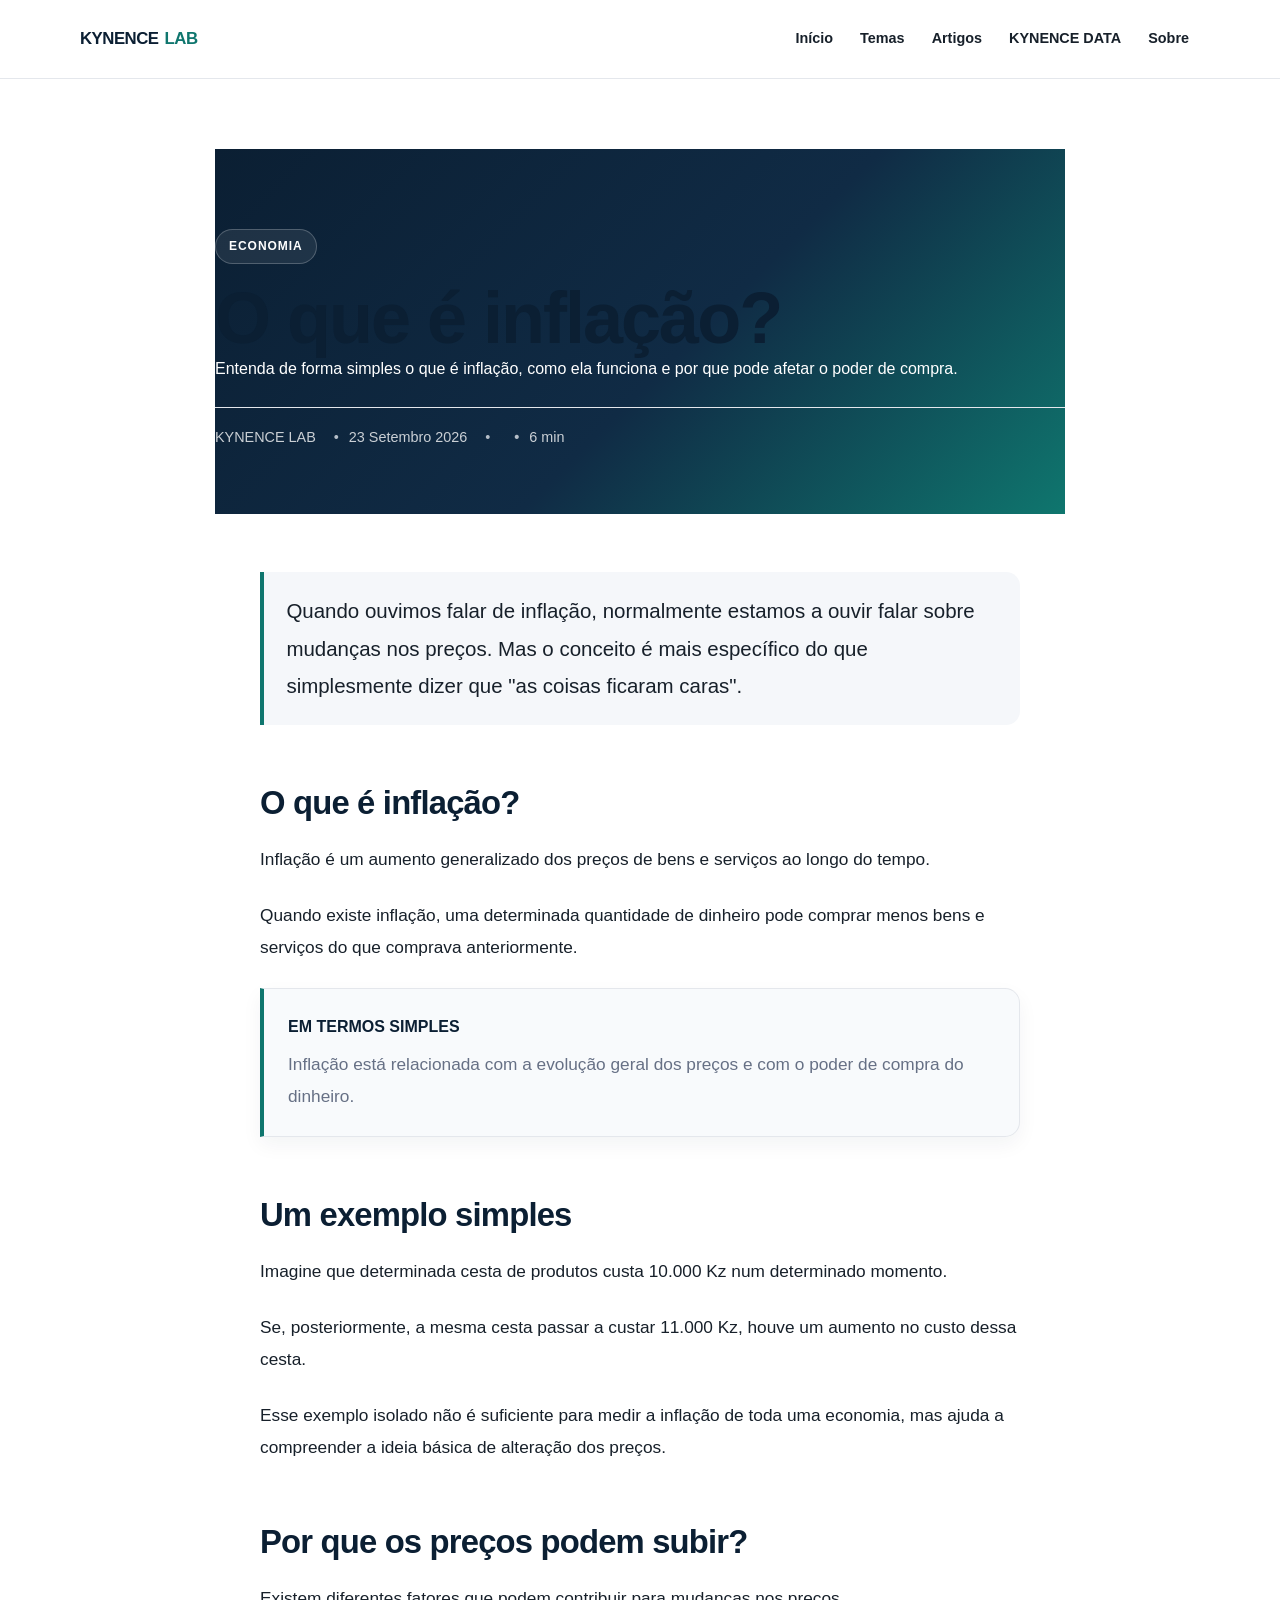
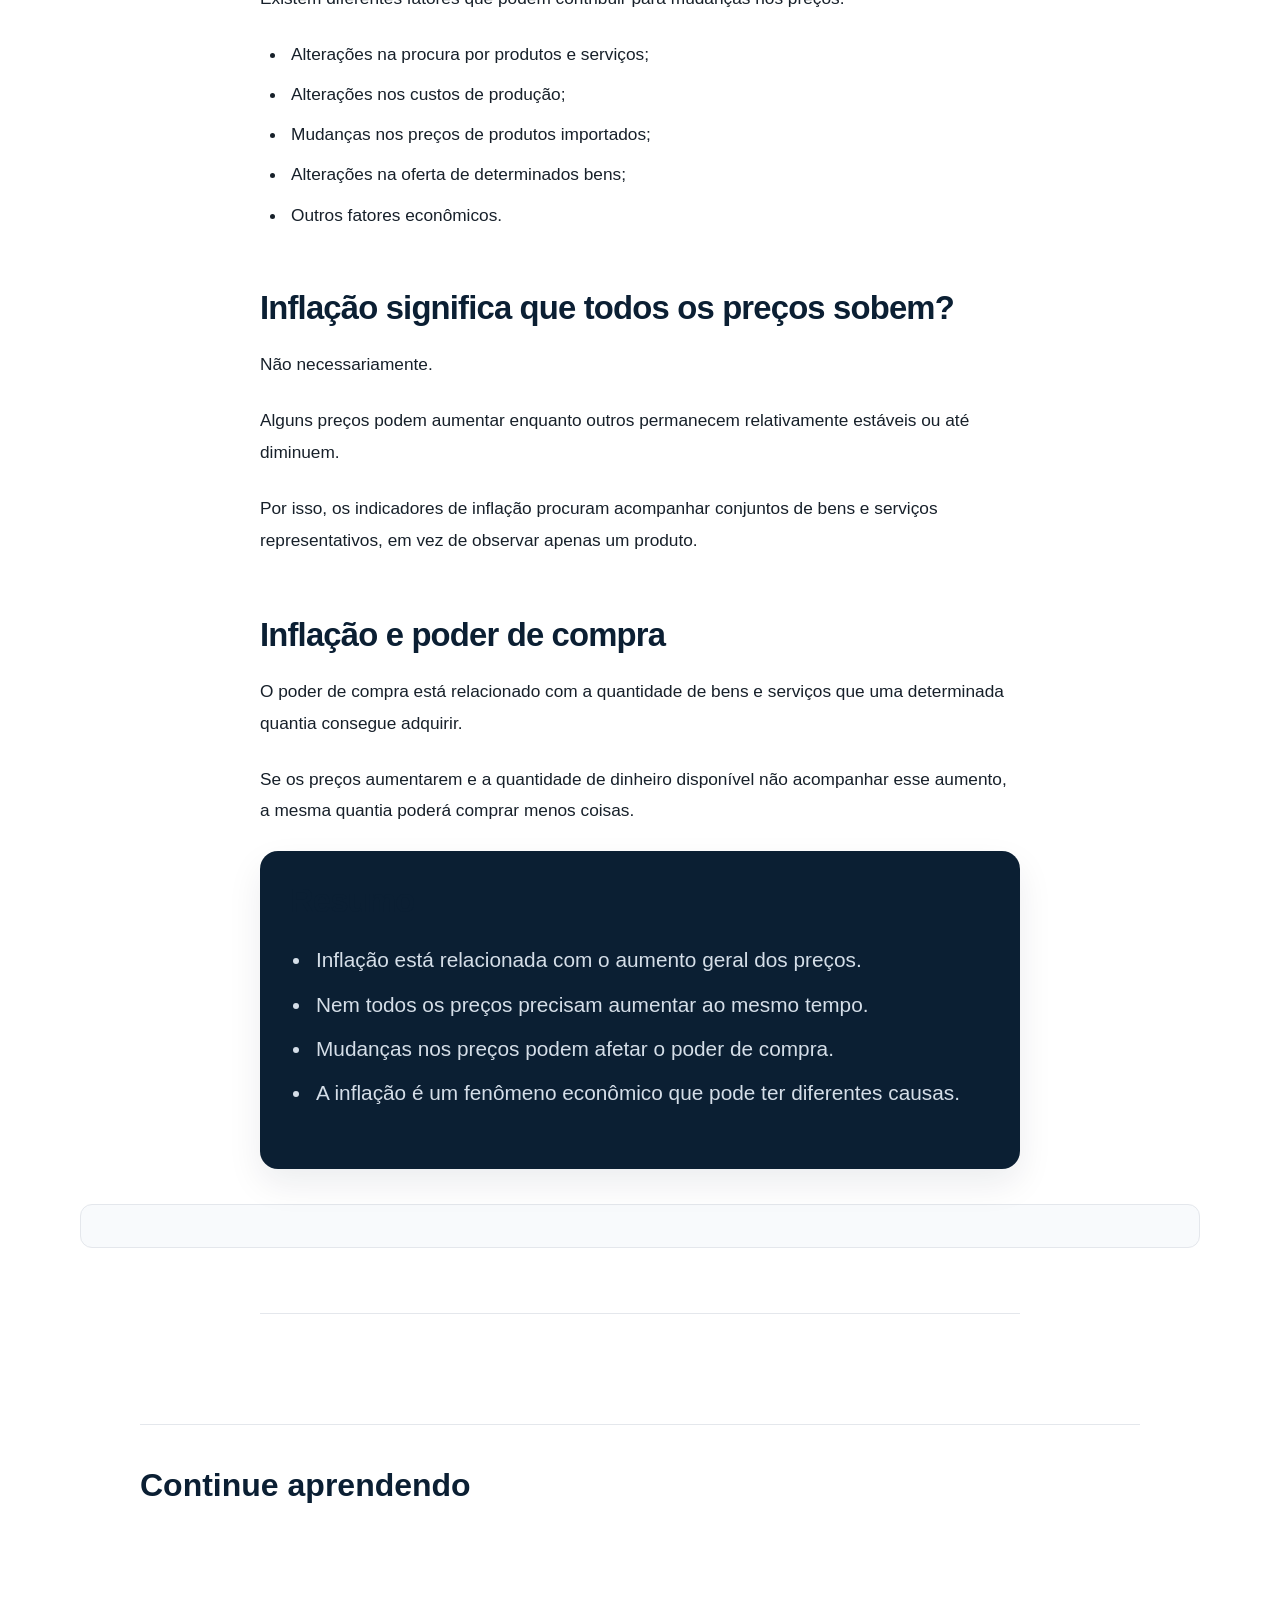
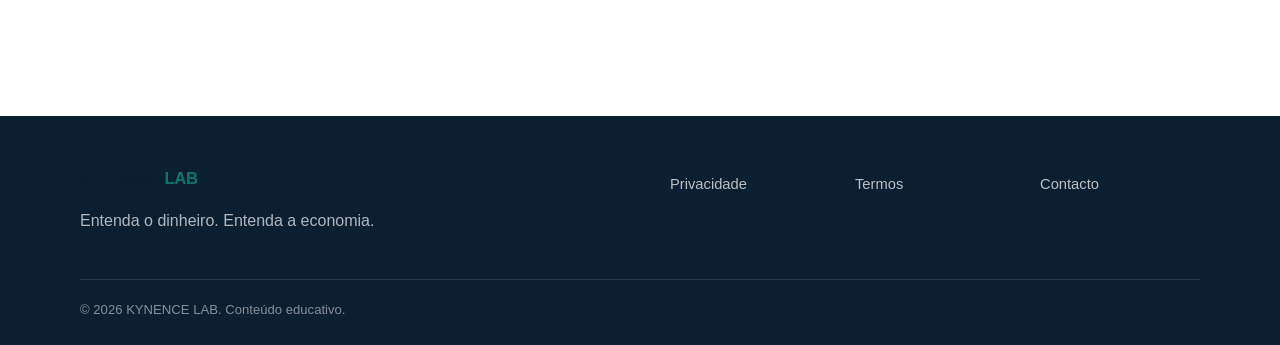
<file: artigos/o-que-e-inflacao.html>
<!DOCTYPE html><html lang="pt"><head><meta charset="UTF-8">

<meta
    name="viewport"
    content="width=device-width, initial-scale=1.0"
>

<title>O que é inflação? — KYNENCE LAB</title>

<meta
    name="description"
    content="Entenda de forma simples o que é inflação, como ela funciona e por que pode afetar o poder de compra."
>

<meta
    name="robots"
    content="index, follow"
>

<meta
    name="author"
    content="KYNENCE LAB"
>

<meta
    name="theme-color"
    content="#0B1F33"
>

<!-- =====================================================
     OPEN GRAPH
====================================================== -->

<meta
    property="og:type"
    content="article"
>

<meta
    property="og:site_name"
    content="KYNENCE LAB"
>

<meta
    property="og:title"
    content="O que é inflação? — KYNENCE LAB"
>

<meta
    property="og:description"
    content="Entenda de forma simples o que é inflação, como ela funciona e por que pode afetar o poder de compra."
>

<meta
    property="og:locale"
    content="pt_PT"
>

<meta
    property="article:section"
    content="Economia"
>

<!-- =====================================================
     TWITTER / X
====================================================== -->

<meta
    name="twitter:card"
    content="summary_large_image"
>

<meta
    name="twitter:title"
    content="O que é inflação? — KYNENCE LAB"
>

<meta
    name="twitter:description"
    content="Entenda de forma simples o que é inflação, como ela funciona e por que pode afetar o poder de compra."
>

<!-- =====================================================
     CSS PRINCIPAL
====================================================== -->

<link
    rel="stylesheet"
    href="../style.css"
>

</head><body><!-- =========================================================
     HEADER
========================================================= --><header class="header"><div class="header-container">

    <a
        href="../index.html"
        class="logo"
        aria-label="KYNENCE LAB — Página inicial"
    >

        <span class="logo-main">
            KYNENCE
        </span>

        <span class="logo-lab">
            LAB
        </span>

    </a>


    <button
        class="menu-button"
        id="menuButton"
        type="button"
        aria-label="Abrir menu"
        aria-expanded="false"
        aria-controls="navigation"
    >
        ☰
    </button>


    <nav
        class="navigation"
        id="navigation"
        aria-label="Navegação principal"
    >

        <a href="../index.html">
            Início
        </a>

        <a href="../index.html#categorias">
            Temas
        </a>

        <a href="../index.html#artigos">
            Artigos
        </a>

        <a href="../index.html#kynenceDataSection">
            KYNENCE DATA
        </a>

        <a href="../index.html#sobre">
            Sobre
        </a>

    </nav>

</div>

</header><!-- =========================================================
     ARTIGO
========================================================= --><main
    class="article-page"
    aria-labelledby="articleTitle"
><div class="container">


    <!-- =================================================
         CABEÇALHO
    ================================================== -->

    <header class="article-header">

        <span
            id="articleCategory"
            class="article-category"
        >
            ECONOMIA
        </span>


        <h1 id="articleTitle">
            O que é inflação?
        </h1>


        <p id="articleLead">

            Entenda de forma simples o que é inflação,
            como ela funciona e por que pode afetar
            o poder de compra.

        </p>


        <div class="article-meta">

            <span id="articleAuthor">
                KYNENCE LAB
            </span>

            <span id="articleDate">
                23 Setembro 2026
            </span>

            <span id="articleUpdated">
            </span>

            <span id="articleReadingTime">
                6 min
            </span>

        </div>

    </header>


    <!-- =================================================
         RESUMO AUTOMÁTICO
    ================================================== -->

    <div id="articleSummary"></div>


    <!-- =================================================
         CONTEÚDO PRINCIPAL
    ================================================== -->

    <article
        id="articleContent"
        class="article-content"
    >

        <p class="article-introduction">

            Quando ouvimos falar de inflação,
            normalmente estamos a ouvir falar
            sobre mudanças nos preços.

            Mas o conceito é mais específico
            do que simplesmente dizer que
            "as coisas ficaram caras".

        </p>


        <h2>
            O que é inflação?
        </h2>


        <p>

            Inflação é um aumento generalizado
            dos preços de bens e serviços
            ao longo do tempo.

        </p>


        <p>

            Quando existe inflação, uma determinada
            quantidade de dinheiro pode comprar
            menos bens e serviços do que comprava
            anteriormente.

        </p>


        <div class="info-box">

            <strong>
                EM TERMOS SIMPLES
            </strong>

            <p>

                Inflação está relacionada com a
                evolução geral dos preços e com
                o poder de compra do dinheiro.

            </p>

        </div>


        <h2>
            Um exemplo simples
        </h2>


        <p>

            Imagine que determinada cesta de
            produtos custa 10.000 Kz num
            determinado momento.

        </p>


        <p>

            Se, posteriormente, a mesma cesta
            passar a custar 11.000 Kz, houve
            um aumento no custo dessa cesta.

        </p>


        <p>

            Esse exemplo isolado não é suficiente
            para medir a inflação de toda uma
            economia, mas ajuda a compreender
            a ideia básica de alteração dos preços.

        </p>


        <h2>
            Por que os preços podem subir?
        </h2>


        <p>

            Existem diferentes fatores que podem
            contribuir para mudanças nos preços.

        </p>


        <ul>

            <li>
                Alterações na procura por produtos
                e serviços;
            </li>

            <li>
                Alterações nos custos de produção;
            </li>

            <li>
                Mudanças nos preços de produtos
                importados;
            </li>

            <li>
                Alterações na oferta de determinados
                bens;
            </li>

            <li>
                Outros fatores econômicos.
            </li>

        </ul>


        <h2>
            Inflação significa que todos os preços sobem?
        </h2>


        <p>
            Não necessariamente.
        </p>


        <p>

            Alguns preços podem aumentar enquanto
            outros permanecem relativamente estáveis
            ou até diminuem.

        </p>


        <p>

            Por isso, os indicadores de inflação
            procuram acompanhar conjuntos de bens
            e serviços representativos, em vez de
            observar apenas um produto.

        </p>


        <h2>
            Inflação e poder de compra
        </h2>


        <p>

            O poder de compra está relacionado com
            a quantidade de bens e serviços que uma
            determinada quantia consegue adquirir.

        </p>


        <p>

            Se os preços aumentarem e a quantidade
            de dinheiro disponível não acompanhar
            esse aumento, a mesma quantia poderá
            comprar menos coisas.

        </p>


        <div class="article-summary">

            <h2>
                Resumo
            </h2>

            <ul>

                <li>
                    Inflação está relacionada com
                    o aumento geral dos preços.
                </li>

                <li>
                    Nem todos os preços precisam
                    aumentar ao mesmo tempo.
                </li>

                <li>
                    Mudanças nos preços podem afetar
                    o poder de compra.
                </li>

                <li>
                    A inflação é um fenômeno econômico
                    que pode ter diferentes causas.
                </li>

            </ul>

        </div>

    </article>


    <!-- =================================================
         DISCLAIMER
    ================================================== -->

    <section
        id="articleDisclaimer"
        class="article-disclaimer"
        aria-label="Aviso"
    ></section>


    <!-- =================================================
         FONTES
    ================================================== -->

    <section
        id="articleSources"
        class="article-sources"
        aria-label="Fontes"
    ></section>


    <!-- =================================================
         ARTIGOS RELACIONADOS
    ================================================== -->

    <section
        class="related-articles"
        id="relatedArticles"
        aria-labelledby="relatedArticlesTitle"
    >

        <h2 id="relatedArticlesTitle">
            Continue aprendendo
        </h2>

        <div class="articles-grid">
            <!-- Os artigos relacionados serão inseridos automaticamente -->
        </div>

    </section>

</div>

</main><!-- =========================================================
     FOOTER
========================================================= --><footer class="footer"><div class="footer-container">

    <div class="footer-brand">

        <div class="logo">

            <span class="logo-main">
                KYNENCE
            </span>

            <span class="logo-lab">
                LAB
            </span>

        </div>

        <p>
            Entenda o dinheiro.
            Entenda a economia.
        </p>

    </div>


    <div class="footer-links">

        <a href="#">
            Privacidade
        </a>

        <a href="#">
            Termos
        </a>

        <a href="#">
            Contacto
        </a>

    </div>

</div>


<div class="footer-bottom">

    ©
    <span id="currentYear">
        2026
    </span>

    KYNENCE LAB.
    Conteúdo educativo.

</div>

</footer><!-- =========================================================
     JAVASCRIPT
     
     ORDEM IMPORTANTE:
     1. artigos.js
     2. script.js
     3. artigo.js
========================================================= --><script src="../dados/artigos.js"></script><script src="../script.js"></script><script src="../dados/artigo.js"></script>
</body>
</html>
</file>
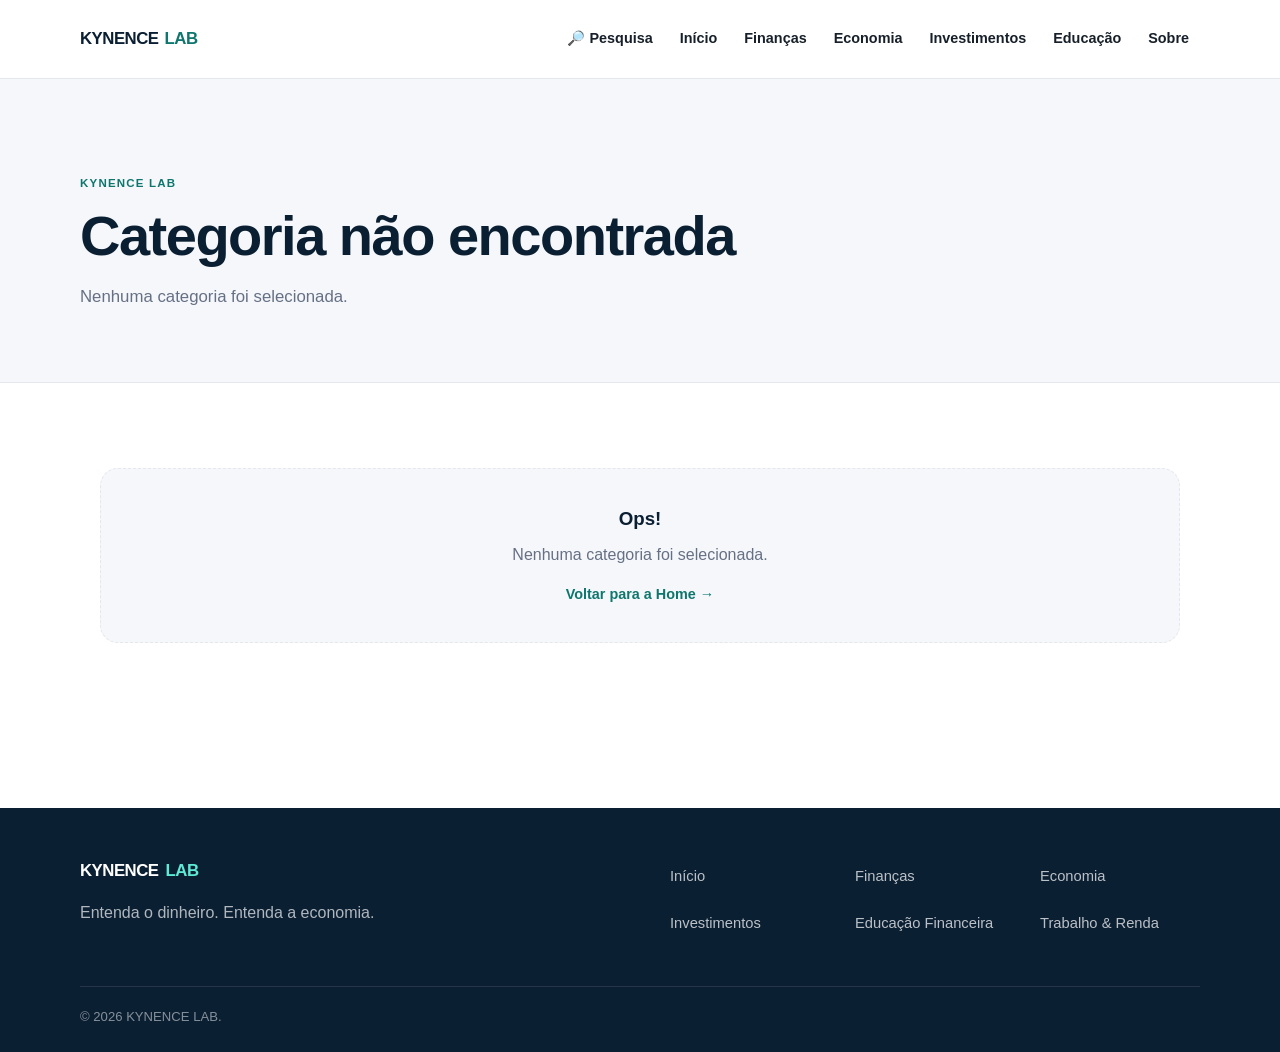
<file: categorias/categoria.html>
<!DOCTYPE html>
<html lang="pt">

<head>

    <meta charset="UTF-8">

    <meta
        name="viewport"
        content="width=device-width, initial-scale=1.0"
    >

    <meta
        name="description"
        id="categoryMetaDescription"
        content="Explore os artigos da KYNENCE LAB por categoria."
    >

    <meta
        name="theme-color"
        content="#0B1F33"
    >

    <title>Categoria — KYNENCE LAB</title>

    <link
        rel="stylesheet"
        href="../style.css"
    >

</head>

<body>

<!-- ==================================================
     CABEÇALHO
================================================== -->

<header class="header">

    <div class="header-container">

        <!-- LOGO -->

        <a
            href="../index.html"
            class="logo"
            aria-label="KYNENCE LAB — Página inicial"
        >

            <span class="logo-main">
                KYNENCE
            </span>

            <span class="logo-lab">
                LAB
            </span>

        </a>


        <!-- BOTÃO MENU MOBILE -->

        <button
            id="menuButton"
            class="menu-button"
            type="button"
            aria-label="Abrir menu"
            aria-expanded="false"
            aria-controls="navigation"
        >
            ☰
        </button>


        <!-- NAVEGAÇÃO -->

        <nav
            id="navigation"
            class="navigation"
            aria-label="Navegação principal"
        >

            <a href="../pesquisa.html">
                🔎 Pesquisa
            </a>

            <a href="../index.html">
                Início
            </a>

            <a href="categoria.html?categoria=financas">
                Finanças
            </a>

            <a href="categoria.html?categoria=economia">
                Economia
            </a>

            <a href="categoria.html?categoria=investimentos">
                Investimentos
            </a>

            <a href="categoria.html?categoria=educacao">
                Educação
            </a>

            <a href="../index.html#sobre">
                Sobre
            </a>

        </nav>

    </div>

</header>


<!-- ==================================================
     CONTEÚDO PRINCIPAL
================================================== -->

<main class="category-page">


    <!-- ==================================================
         CABEÇALHO DA CATEGORIA
    ================================================== -->

    <section class="category-header">

        <div class="container">

            <span
                class="article-category"
                id="categoryLabel"
            >
                CATEGORIA
            </span>


            <h1 id="categoryTitle">
                Artigos
            </h1>


            <p id="categoryDescription">
                Explore os conteúdos da KYNENCE LAB.
            </p>

        </div>

    </section>


    <!-- ==================================================
         LISTA DE ARTIGOS
    ================================================== -->

    <section class="section">

        <div class="container">

            <div
                id="categoryArticles"
                class="articles-grid"
            >

                <!--
                    Os artigos publicados da categoria
                    serão inseridos automaticamente
                    pelo categoria.js.
                -->

            </div>

        </div>

    </section>


</main>


<!-- ==================================================
     RODAPÉ
================================================== -->

<footer class="site-footer">

    <div class="container">

        <div class="footer-main">

            <div>

                <div class="logo footer-logo">

                    <span class="logo-main">
                        KYNENCE
                    </span>

                    <span class="logo-lab">
                        LAB
                    </span>

                </div>


                <p>
                    Entenda o dinheiro.
                    Entenda a economia.
                </p>

            </div>


            <div class="footer-links">

                <a href="../index.html">
                    Início
                </a>

                <a href="categoria.html?categoria=financas">
                    Finanças
                </a>

                <a href="categoria.html?categoria=economia">
                    Economia
                </a>

                <a href="categoria.html?categoria=investimentos">
                    Investimentos
                </a>

                <a href="categoria.html?categoria=educacao">
                    Educação Financeira
                </a>

                <a href="categoria.html?categoria=trabalho">
                    Trabalho &amp; Renda
                </a>

            </div>

        </div>


        <div class="footer-bottom">

            © <span id="currentYear"></span> KYNENCE LAB.

        </div>

    </div>

</footer>


<!-- ==================================================
     JAVASCRIPT
================================================== -->

<!-- Catálogo de artigos -->
<script src="../dados/artigos.js"></script>

<!-- Catálogo de categorias -->
<script src="../dados/categorias.js"></script>

<!-- Sistema global: menu, ano, etc. -->
<script src="../script.js"></script>

<!-- Sistema específico da categoria -->
<script src="../dados/categoria.js"></script>


</body>
</html>
</file>
<file: style.css>
/* =========================================================
   KYNENCE LAB
   STYLE.CSS
   V1.1 — SISTEMA VISUAL UNIFICADO
   ========================================================= */


/* =========================================================
   1. VARIÁVEIS
   ========================================================= */

:root {

    --navy: #0B1F33;
    --navy-light: #123653;

    --teal: #0F766E;
    --teal-light: #5EEAD4;

    --green: #16A34A;

    --white: #FFFFFF;
    --light: #F5F7FA;
    --light-2: #F8FAFC;

    --text: #17202A;
    --muted: #667085;

    --border: #E4E7EC;

    --danger: #B42318;

    --radius: 18px;
    --radius-small: 12px;
    --radius-large: 24px;

    --max-width: 1120px;
    --content-width: 720px;

    --shadow-small:
        0 8px 20px rgba(11, 31, 51, 0.05);

    --shadow-medium:
        0 15px 35px rgba(11, 31, 51, 0.08);

    --shadow-large:
        0 20px 50px rgba(11, 31, 51, 0.12);
}


/* =========================================================
   2. RESET
   ========================================================= */

* {
    margin: 0;
    padding: 0;
    box-sizing: border-box;
}

html {
    scroll-behavior: smooth;
}

body {

    min-height: 100vh;

    font-family:
        Inter,
        -apple-system,
        BlinkMacSystemFont,
        "Segoe UI",
        sans-serif;

    background: var(--white);

    color: var(--text);

    line-height: 1.6;

    -webkit-font-smoothing: antialiased;
    text-rendering: optimizeLegibility;
}

img {
    display: block;
    max-width: 100%;
}

a {
    color: inherit;
    text-decoration: none;
}

button,
input {
    font: inherit;
}

button {
    cursor: pointer;
}

::selection {
    background: var(--teal);
    color: var(--white);
}


/* =========================================================
   3. CONTAINER
   ========================================================= */

.container {

    width: min(
        calc(100% - 40px),
        var(--max-width)
    );

    margin-left: auto;
    margin-right: auto;
}


/* =========================================================
   4. HEADER
   ========================================================= */

.header {

    position: sticky;

    top: 0;

    z-index: 1000;

    background:
        rgba(255, 255, 255, 0.96);

    border-bottom:
        1px solid var(--border);

    backdrop-filter:
        blur(12px);
}

.header-container {

    width: min(
        calc(100% - 40px),
        var(--max-width)
    );

    min-height: 74px;

    margin: auto;

    display: flex;

    align-items: center;

    justify-content: space-between;
}


/* =========================================================
   5. LOGO
   ========================================================= */

.logo {

    display: inline-flex;

    align-items: baseline;

    gap: 6px;

    font-size: 1.05rem;

    font-weight: 800;

    letter-spacing: -0.5px;
}

.logo-main {
    color: var(--navy);
}

.logo-lab {
    color: var(--teal);
}


/* =========================================================
   6. MENU MOBILE
   ========================================================= */

.menu-button {

    width: 44px;
    height: 44px;

    display: flex;

    align-items: center;
    justify-content: center;

    border: 0;

    border-radius: var(--radius-small);

    background: var(--light);

    color: var(--navy);

    font-size: 1.2rem;

    transition:
        background 0.2s ease,
        transform 0.2s ease;
}

.menu-button:hover {
    background: #E9EDF2;
}

.menu-button:active {
    transform: scale(0.96);
}


/* =========================================================
   7. NAVEGAÇÃO
   ========================================================= */

.navigation {

    display: none;

    position: absolute;

    top: 74px;

    left: 16px;
    right: 16px;

    padding: 12px;

    flex-direction: column;

    background: var(--white);

    border:
        1px solid var(--border);

    border-radius: 16px;

    box-shadow: var(--shadow-large);
}

.navigation.active {
    display: flex;
}

.navigation a {

    display: block;

    padding: 12px 14px;

    border-radius: 10px;

    color: var(--text);

    font-size: 0.92rem;

    font-weight: 600;

    transition:
        background 0.2s ease,
        color 0.2s ease;
}

.navigation a:hover {

    background: var(--light);

    color: var(--teal);
}


/* =========================================================
   8. HERO
   ========================================================= */

.hero {

    background:
        linear-gradient(
            135deg,
            var(--navy),
            var(--navy-light)
        );

    color: var(--white);

    padding:
        85px 20px 80px;
}

.hero-content {

    width: min(
        100%,
        var(--max-width)
    );

    margin: auto;
}

.eyebrow {

    display: inline-block;

    margin-bottom: 18px;

    color: #8DD3CA;

    font-size: 0.75rem;

    font-weight: 800;

    letter-spacing: 1.4px;

    text-transform: uppercase;
}

.hero h1 {

    max-width: 820px;

    font-size:
        clamp(
            2.4rem,
            9vw,
            5rem
        );

    line-height: 1.02;

    letter-spacing: -2.5px;
}

.hero h1 span {
    color: #6CCBC1;
}

.hero p {

    max-width: 620px;

    margin-top: 24px;

    color: #D5DEE8;

    font-size: 1.05rem;

    line-height: 1.75;
}


/* =========================================================
   9. BOTÕES
   ========================================================= */

.primary-button,
.secondary-button {

    display: inline-flex;

    align-items: center;
    justify-content: center;

    min-height: 46px;

    margin-top: 28px;

    padding:
        12px 20px;

    border-radius: 10px;

    font-weight: 700;

    transition:
        transform 0.2s ease,
        opacity 0.2s ease,
        box-shadow 0.2s ease;
}

.primary-button {

    background: var(--white);

    color: var(--navy);
}

.secondary-button {

    background: transparent;

    color: var(--white);

    border:
        1px solid
        rgba(255, 255, 255, 0.25);
}

.primary-button:hover,
.secondary-button:hover {

    transform:
        translateY(-2px);

    opacity: 0.92;
}

.text-button {

    display: inline-block;

    margin-top: 20px;

    color: var(--teal);

    font-weight: 800;

    transition:
        color 0.2s ease;
}

.text-button:hover {
    color: var(--green);
}


/* =========================================================
   10. SEÇÕES
   ========================================================= */

.section {

    width: min(
        calc(100% - 40px),
        var(--max-width)
    );

    margin: auto;

    padding:
        70px 0;
}

.section-heading {
    margin-bottom: 32px;
}

.section-label {

    display: block;

    margin-bottom: 10px;

    color: var(--teal);

    font-size: 0.75rem;

    font-weight: 800;

    letter-spacing: 1.3px;

    text-transform: uppercase;
}

.section-heading h2 {

    color: var(--navy);

    font-size:
        clamp(
            1.8rem,
            6vw,
            3rem
        );

    line-height: 1.1;

    letter-spacing: -1px;
}

.section-heading p {

    max-width: 600px;

    margin-top: 12px;

    color: var(--muted);
}


/* =========================================================
   11. CATEGORIAS
   ========================================================= */

.category-grid {

    display: grid;

    grid-template-columns: 1fr;

    gap: 14px;
}

.category-card {

    display: block;

    padding: 24px;

    border:
        1px solid var(--border);

    border-radius: var(--radius);

    background: var(--white);

    transition:
        transform 0.2s ease,
        box-shadow 0.2s ease,
        border-color 0.2s ease;
}

.category-card:hover {

    transform:
        translateY(-3px);

    box-shadow:
        var(--shadow-medium);

    border-color:
        rgba(15, 118, 110, 0.25);
}

.category-icon {

    display: block;

    margin-bottom: 15px;

    font-size: 1.8rem;
}

.category-card h3 {

    color: var(--navy);

    font-size: 1.15rem;
}

.category-card p {

    margin-top: 8px;

    color: var(--muted);

    font-size: 0.92rem;
}


/* =========================================================
   12. ARTIGO DESTAQUE
   ========================================================= */

.featured-section {
    padding-top: 20px;
}

.featured-card {

    overflow: hidden;

    border-radius:
        var(--radius-large);

    background:
        linear-gradient(
            135deg,
            var(--navy),
            var(--navy-light)
        );

    color: var(--white);

    box-shadow:
        var(--shadow-medium);
}

.featured-content {
    padding: 35px 25px;
}

.featured-card .article-category {
    color: var(--teal-light);
}

.featured-card h2 {

    margin-top: 12px;

    font-size:
        clamp(
            1.8rem,
            6vw,
            3rem
        );

    line-height: 1.1;

    letter-spacing: -1px;
}

.featured-card p {

    max-width: 650px;

    margin-top: 15px;

    color: #D5DEE8;
}

.article-meta {

    display: flex;

    flex-wrap: wrap;

    gap: 8px;

    margin-top: 20px;

    color: #AEBCCC;

    font-size: 0.8rem;
}

.featured-card .text-button {
    color: #7DD3C7;
}


/* =========================================================
   13. GRID DE ARTIGOS
   ========================================================= */

.articles-grid {

    display: grid;

    grid-template-columns: 1fr;

    gap: 18px;
}

.article-card {

    min-width: 0;

    padding: 25px;

    border:
        1px solid var(--border);

    border-radius: var(--radius);

    background: var(--white);

    transition:
        transform 0.2s ease,
        box-shadow 0.2s ease,
        border-color 0.2s ease;
}

.article-card:hover {

    transform:
        translateY(-4px);

    box-shadow:
        var(--shadow-medium);

    border-color:
        rgba(15, 118, 110, 0.25);
}

.article-card h3 {

    margin-top: 10px;

    color: var(--navy);

    font-size: 1.25rem;

    line-height: 1.3;
}

.article-card p {

    margin-top: 10px;

    color: var(--muted);

    line-height: 1.7;
}

.article-category {

    display: inline-block;

    color: var(--teal);

    font-size: 0.72rem;

    font-weight: 800;

    letter-spacing: 1.2px;

    text-transform: uppercase;
}

.article-card-meta {

    margin-top: 15px;

    color: #8A95A3;

    font-size: 0.78rem;
}

.article-link {

    display: inline-block;

    margin-top: 16px;

    color: var(--teal);

    font-size: 0.9rem;

    font-weight: 800;

    transition:
        color 0.2s ease;
}

.article-link:hover {
    color: var(--green);
}


/* =========================================================
   14. ESTADO VAZIO
   ========================================================= */

.empty-state {

    grid-column:
        1 / -1;

    padding: 35px;

    text-align: center;

    border:
        1px dashed var(--border);

    border-radius: var(--radius);

    background: var(--light);
}

.empty-state h3 {
    color: var(--navy);
}

.empty-state p {

    margin-top: 8px;

    color: var(--muted);
}


/* =========================================================
   15. KYNENCE DATA
   ========================================================= */

.data-section {

    width: min(
        calc(100% - 40px),
        var(--max-width)
    );

    margin:
        20px auto 75px;

    padding:
        45px 25px;

    border-radius:
        var(--radius-large);

    background: var(--light);

    display: grid;

    gap: 35px;
}

.data-content h2 {

    color: var(--navy);

    font-size:
        clamp(
            1.8rem,
            6vw,
            3rem
        );

    line-height: 1.1;
}

.data-content p {

    max-width: 550px;

    margin-top: 15px;

    color: var(--muted);
}

.data-visual {

    min-height: 180px;

    display: flex;

    align-items: center;

    justify-content: center;
}

.chart-placeholder {

    position: relative;

    width: 100%;

    max-width: 400px;

    height: 180px;

    overflow: hidden;

    border-bottom:
        2px solid #B8C2CC;
}

.chart-placeholder span {

    position: absolute;

    bottom: 10px;
    left: 50%;

    transform:
        translateX(-50%);

    color: #9AA5B1;

    font-size: 0.75rem;

    font-weight: 800;

    letter-spacing: 2px;
}

.chart-line {

    position: absolute;

    width: 120%;
    height: 100px;

    left: -10%;
    top: 45px;

    border-top:
        4px solid var(--teal);

    transform:
        rotate(-5deg);
}


/* =========================================================
   16. SOBRE
   ========================================================= */

.about-box {

    max-width: 760px;

    padding:
        35px 25px;

    border-left:
        4px solid var(--teal);

    border-radius:
        0 var(--radius) var(--radius) 0;

    background: var(--light);
}

.about-box h2 {

    color: var(--navy);

    font-size:
        clamp(
            1.8rem,
            6vw,
            2.7rem
        );

    line-height: 1.1;
}

.about-box p {

    margin-top: 18px;

    color: var(--muted);

    line-height: 1.75;
}


/* =========================================================
   17. PÁGINAS DE CATEGORIA
   ========================================================= */

.category-page {
    min-height: 60vh;
}

.category-header {

    padding:
        65px 20px 55px;

    background: var(--light);

    border-bottom:
        1px solid var(--border);
}

.category-header > * {

    width: min(
        100%,
        var(--max-width)
    );

    margin-left: auto;
    margin-right: auto;
}

.category-header h1 {

    margin-top: 12px;

    color: var(--navy);

    font-size:
        clamp(
            2rem,
            7vw,
            3.5rem
        );

    line-height: 1.05;

    letter-spacing: -1.5px;
}

.category-header p {

    max-width: 700px;

    margin-top: 18px;

    color: var(--muted);

    font-size: 1.05rem;

    line-height: 1.7;
}


/* =========================================================
   18. PÁGINA DE PESQUISA
   ========================================================= */

.search-page {
    min-height: 60vh;
}

.search-header {

    padding:
        60px 20px 55px;

    background:
        linear-gradient(
            135deg,
            var(--navy),
            var(--navy-light)
        );

    color: var(--white);
}

.search-header > * {

    width: min(
        100%,
        var(--max-width)
    );

    margin-left: auto;
    margin-right: auto;
}

.search-header h1 {

    margin-top: 12px;

    color: var(--white);

    font-size:
        clamp(
            2rem,
            8vw,
            3.5rem
        );

    line-height: 1.05;
}

.search-header p {

    max-width: 700px;

    margin-top: 16px;

    color:
        rgba(255, 255, 255, 0.78);

    line-height: 1.7;
}


/* =========================================================
   19. FORMULÁRIO DE PESQUISA
   ========================================================= */

.search-form {

    display: flex;

    flex-direction: column;

    gap: 12px;

    max-width: 760px;

    margin-top: 28px;
}

.search-form input {

    width: 100%;

    min-height: 52px;

    padding:
        0 17px;

    border:
        2px solid transparent;

    border-radius: 12px;

    background: var(--white);

    color: var(--text);

    font-family: inherit;

    font-size: 1rem;

    outline: none;

    transition:
        border-color 0.2s ease,
        box-shadow 0.2s ease;
}

.search-form input::placeholder {
    color: #8A95A3;
}

.search-form input:focus {

    border-color:
        var(--teal);

    box-shadow:
        0 0 0 4px
        rgba(15, 118, 110, 0.18);
}

.search-button {

    min-height: 52px;

    padding:
        0 20px;

    border: 0;

    border-radius: 12px;

    background: var(--green);

    color: var(--white);

    font-weight: 800;

    transition:
        transform 0.2s ease,
        filter 0.2s ease,
        box-shadow 0.2s ease;
}

.search-button:hover {

    filter: brightness(0.95);

    transform:
        translateY(-1px);

    box-shadow:
        0 8px 20px
        rgba(0, 0, 0, 0.12);
}

.search-button:active {
    transform: translateY(0);
}

.search-button:focus-visible {

    outline:
        3px solid var(--white);

    outline-offset: 3px;
}

.search-info {

    margin-bottom: 25px;

    color: var(--muted);

    font-size: 0.95rem;

    font-weight: 700;
}


/* =========================================================
   20. PÁGINA DO ARTIGO
   ========================================================= */

.article-page {

    min-height: 60vh;

    padding:
        60px 20px 90px;
}

.article-header {

    max-width: 850px;

    margin: auto;

    text-align: left;
}

.article-header h1 {

    margin-top: 12px;

    color: var(--navy);

    font-size:
        clamp(
            2.3rem,
            9vw,
            4.5rem
        );

    line-height: 1.05;

    letter-spacing: -2px;
    
    color: white;
}

.article-lead {

    max-width: 720px;

    margin-top: 20px;

    color: var(--muted);

    font-size:
        clamp(
            1.05rem,
            3vw,
            1.3rem
        );

    line-height: 1.7;
}

.article-information {

    display: flex;

    flex-wrap: wrap;

    gap:
        8px 14px;

    margin-top: 22px;

    padding-top: 18px;

    border-top:
        1px solid var(--border);

    color: #7A8695;

    font-size: 0.82rem;
}


/* =========================================================
   21. CONTEÚDO DO ARTIGO
   ========================================================= */

.article-content {

    width: min(
        calc(100% - 0px),
        var(--content-width)
    );

    margin:
        55px auto 0;

    font-size: 1.05rem;
}

.article-content p {

    margin-top: 20px;

    color: var(--text);

    line-height: 1.85;
}

.article-content h2 {

    margin-top: 48px;

    color: var(--navy);

    font-size:
        clamp(
            1.5rem,
            5vw,
            2.1rem
        );

    line-height: 1.2;

    letter-spacing: -0.5px;
}

.article-content ul {

    margin-top: 20px;

    padding-left: 25px;
}

.article-content li {

    margin-top: 10px;

    color: var(--text);

    line-height: 1.75;
}

.article-introduction {

    margin-top: 0;

    padding: 24px;

    border-left:
        4px solid var(--teal);

    border-radius:
        0 14px 14px 0;

    background: var(--light);

    color: #344054;

    font-size: 1.1rem;

    font-weight: 500;
}

.article-introduction p {
    margin-top: 0;
}


/* =========================================================
   22. CAIXA DE INFORMAÇÃO
   ========================================================= */

.info-box {

    margin:
        30px 0;

    padding: 22px;

    border:
        1px solid var(--border);

    border-left:
        4px solid var(--teal);

    border-radius:
        0 14px 14px 0;

    background: var(--light-2);

    box-shadow:
        var(--shadow-small);
}

.info-box strong {
    color: var(--navy);
}

.info-box p {
    margin-top: 8px;
}


/* =========================================================
   23. RESUMO DO ARTIGO
   ========================================================= */

.article-summary {

    margin-top: 55px;

    padding: 28px;

    border-radius: var(--radius);

    background: var(--navy);

    color: var(--white);
}

.article-summary h2 {

    margin-top: 0;

    color: var(--white);
}

.article-summary p {

    color:
        rgba(255, 255, 255, 0.82);
}

.article-summary li {

    color: #D5DEE8;
}


/* =========================================================
   24. AVISO EDUCACIONAL
   ========================================================= */

.article-disclaimer {

    margin-top: 35px;

    padding: 22px;

    border:
        1px solid
        rgba(15, 118, 110, 0.2);

    border-radius: 14px;

    background:
        rgba(15, 118, 110, 0.06);

    color: var(--muted);

    font-size: 0.9rem;

    line-height: 1.7;
}

.article-disclaimer strong {
    color: var(--navy);
}

.article-disclaimer p {
    margin-top: 8px;
}


/* =========================================================
   25. FONTES
   ========================================================= */

.article-sources {

    margin-top: 50px;

    padding-top: 30px;

    border-top:
        1px solid var(--border);
}

.article-sources h2 {

    margin-top: 0;

    color: var(--navy);

    font-size: 1.4rem;
}

.article-sources p {

    color: var(--muted);

    font-size: 0.92rem;
}

.article-sources ul {
    margin-top: 15px;
}


/* =========================================================
   26. ARTIGOS RELACIONADOS
   ========================================================= */

.related-articles {

    margin-top: 60px;

    padding-top: 35px;

    border-top:
        1px solid var(--border);
}

.related-articles h2 {

    margin-top: 0;

    color: var(--navy);
}

.related-grid {

    display: grid;

    grid-template-columns: 1fr;

    gap: 14px;

    margin-top: 20px;
}

.related-card {

    display: block;

    padding: 20px;

    border:
        1px solid var(--border);

    border-radius: 15px;

    background: var(--white);

    transition:
        transform 0.2s ease,
        box-shadow 0.2s ease,
        border-color 0.2s ease;
}

.related-card:hover {

    transform:
        translateY(-2px);

    box-shadow:
        var(--shadow-small);

    border-color:
        rgba(15, 118, 110, 0.25);
}

.related-card span {

    display: block;

    color: var(--teal);

    font-size: 0.7rem;

    font-weight: 800;

    letter-spacing: 1px;

    text-transform: uppercase;
}

.related-card strong {

    display: block;

    margin-top: 7px;

    color: var(--navy);
}


/* =========================================================
   27. RODAPÉ
   ========================================================= */

.site-footer,
.footer {

    margin-top: 80px;

    padding:
        50px 20px 0;

    background: var(--navy);

    color: var(--white);
}

.footer-container,
.footer-main {

    width: min(
        100%,
        var(--max-width)
    );

    margin: auto;

    display: flex;

    flex-direction: column;

    gap: 32px;

    padding-bottom: 35px;
}

.footer-brand {
    max-width: 340px;
}

.footer-brand p,
.footer-main p {

    margin-top: 14px;

    color:
        rgba(255, 255, 255, 0.68);

    line-height: 1.7;
}

.footer-logo {

    display: inline-flex;

    align-items: baseline;

    gap: 7px;

    text-decoration: none;
}

.footer-logo .logo-main {
    color: var(--white);
}

.footer-logo .logo-lab {
    color: var(--teal-light);
}

.footer-links {

    display: grid;

    grid-template-columns:
        repeat(2, minmax(0, 1fr));

    gap:
        8px 20px;

    margin: 0;

    padding: 0;
}

.footer-links a {

    display: block;

    padding: 8px 0;

    color:
        rgba(255, 255, 255, 0.72);

    font-size: 0.92rem;

    line-height: 1.4;

    transition:
        color 0.2s ease;
}

.footer-links a:hover {
    color: var(--white);
}

.footer-bottom {

    width: min(
        100%,
        var(--max-width)
    );

    margin: auto;

    padding:
        20px 0 25px;

    border-top:
        1px solid
        rgba(255, 255, 255, 0.10);

    color:
        rgba(255, 255, 255, 0.50);

    font-size: 0.82rem;

    line-height: 1.5;
}


/* =========================================================
   28. ACESSIBILIDADE
   ========================================================= */

.sr-only {

    position: absolute;

    width: 1px;
    height: 1px;

    padding: 0;
    margin: -1px;

    overflow: hidden;

    clip: rect(0, 0, 0, 0);

    white-space: nowrap;

    border: 0;
}

a:focus-visible,
button:focus-visible,
input:focus-visible {

    outline:
        3px solid var(--teal);

    outline-offset: 3px;
}


/* =========================================================
   29. TABLET
   ========================================================= */

@media (min-width: 600px) {

    .category-grid {

        grid-template-columns:
            repeat(2, 1fr);
    }

    .articles-grid {

        grid-template-columns:
            repeat(2, 1fr);
    }

    .data-section {

        padding:
            55px 45px;

        grid-template-columns:
            1fr 1fr;

        align-items: center;
    }

    .related-grid {

        grid-template-columns:
            repeat(2, 1fr);
    }
}


/* =========================================================
   30. DESKTOP
   ========================================================= */

@media (min-width: 850px) {

    .header-container {
        min-height: 78px;
    }

    .menu-button {
        display: none;
    }

    .navigation {

        position: static;

        display: flex;

        flex-direction: row;

        align-items: center;

        gap: 5px;

        padding: 0;

        border: 0;

        border-radius: 0;

        box-shadow: none;

        background: transparent;
    }

    .navigation a {

        padding:
            8px 11px;

        font-size: 0.9rem;
    }

    .hero {

        padding:
            130px 25px 120px;
    }

    .section {
        padding:
            85px 0;
    }

    .category-grid {

        grid-template-columns:
            repeat(3, 1fr);
    }

    .articles-grid {

        grid-template-columns:
            repeat(3, 1fr);
    }

    .data-section {

        margin-bottom: 100px;
    }

    .article-page {

        padding:
            90px 20px 110px;
    }

    .article-header h1 {
        letter-spacing: -2.5px;
    }

    .category-header {

        padding:
            90px 20px 70px;
    }

    .search-header {

        padding:
            90px 20px 75px;
    }

    .search-form {

        flex-direction: row;

        align-items: stretch;
    }

    .search-form input {
        flex: 1;
    }

    .search-button {
        min-width: 150px;
    }

    .footer-container,
    .footer-main {

        display: grid;

        grid-template-columns:
            minmax(240px, 1fr)
            minmax(300px, 1fr);

        gap: 60px;

        align-items: start;

        padding-bottom: 45px;
    }

    .footer-links {

        grid-template-columns:
            repeat(3, minmax(0, 1fr));

        gap:
            10px 25px;
    }
}


/* =========================================================
   31. TELAS GRANDES
   ========================================================= */

@media (min-width: 1100px) {

    .hero h1 {
        max-width: 900px;
    }

    .featured-content {
        padding:
            50px 55px;
    }

    .article-content {
        font-size: 1.08rem;
    }
}


/* =========================================================
   32. REDUZIR MOVIMENTO
   ========================================================= */

@media (prefers-reduced-motion: reduce) {

    html {
        scroll-behavior: auto;
    }

    *,
    *::before,
    *::after {

        transition: none !important;

        animation: none !important;
    }
}


/* =========================================================
   FIM DO STYLE.CSS
   KYNENCE LAB V1.1
   ========================================================= */
   
/* ==========================================================
   KYNENCE DATA V1
   ========================================================== */


/* ----------------------------------------------------------
   SECÇÃO
   ---------------------------------------------------------- */

.data-section {
    padding: 72px 0;
    background: var(--light);
}


/* ----------------------------------------------------------
   CABEÇALHO
   ---------------------------------------------------------- */

.data-section .section-heading {
    max-width: 720px;
    margin-bottom: 32px;
}

.data-section .section-label {
    display: inline-block;

    margin-bottom: 10px;

    font-size: 0.78rem;
    font-weight: 800;

    letter-spacing: 0.08em;
    text-transform: uppercase;

    color: var(--teal);
}

.data-section .section-heading h2 {
    margin: 0 0 12px;

    font-size: clamp(1.8rem, 5vw, 2.5rem);
    line-height: 1.15;

    color: var(--navy);
}

.data-section .section-heading p {
    margin: 0;

    line-height: 1.7;

    color: var(--muted);
}


/* ----------------------------------------------------------
   GRELHA DOS INDICADORES
   ---------------------------------------------------------- */

.data-grid {
    display: grid;

    grid-template-columns: 1fr;

    gap: 16px;
}


/* ----------------------------------------------------------
   CARTÃO
   ---------------------------------------------------------- */

.data-card {
    padding: 22px;

    background: var(--white);

    border: 1px solid var(--border);
    border-radius: var(--radius);

    box-shadow: 0 8px 24px rgba(11, 31, 51, 0.05);

    transition:
        transform 0.2s ease,
        box-shadow 0.2s ease,
        border-color 0.2s ease;
}

.data-card:hover {
    transform: translateY(-3px);

    border-color: rgba(15, 118, 110, 0.3);

    box-shadow: 0 14px 30px rgba(11, 31, 51, 0.09);
}


/* ----------------------------------------------------------
   PARTE SUPERIOR
   ---------------------------------------------------------- */

.data-card-top {
    display: flex;

    align-items: center;
    justify-content: space-between;

    gap: 12px;

    margin-bottom: 18px;
}

.data-card-name {
    margin: 0;

    font-size: 1rem;
    font-weight: 750;

    color: var(--navy);
}

.data-card-period {
    flex-shrink: 0;

    padding: 5px 9px;

    border-radius: 999px;

    background: var(--light);

    font-size: 0.72rem;
    font-weight: 700;

    color: var(--muted);
}


/* ----------------------------------------------------------
   VALOR
   ---------------------------------------------------------- */

.data-card-value {
    display: flex;

    align-items: baseline;

    gap: 5px;

    margin-bottom: 8px;
}

.data-card-number {
    font-size: 2rem;
    font-weight: 800;

    line-height: 1;

    color: var(--navy);
}

.data-card-unit {
    font-size: 0.9rem;
    font-weight: 700;

    color: var(--muted);
}


/* ----------------------------------------------------------
   VARIAÇÃO
   ---------------------------------------------------------- */

.data-card-variation {
    display: inline-flex;

    align-items: center;

    padding: 5px 9px;

    border-radius: 999px;

    font-size: 0.75rem;
    font-weight: 750;

    margin-bottom: 14px;
}

.data-card-variation.neutro {
    background: var(--light);

    color: var(--muted);
}

.data-card-variation.positivo {
    background: #ECFDF3;

    color: var(--green);
}

.data-card-variation.negativo {
    background: #FEF2F2;

    color: #B42318;
}


/* ----------------------------------------------------------
   DESCRIÇÃO
   ---------------------------------------------------------- */

.data-card-description {
    margin: 0;

    font-size: 0.88rem;
    line-height: 1.6;

    color: var(--muted);
}


/* ----------------------------------------------------------
   FONTE
   ---------------------------------------------------------- */

.data-card-source {
    margin-top: 18px;
    padding-top: 14px;

    border-top: 1px solid var(--border);

    font-size: 0.72rem;

    color: var(--muted);
}

.data-card-source strong {
    color: var(--text);
}


/* ----------------------------------------------------------
   RODAPÉ DA SECÇÃO
   ---------------------------------------------------------- */

.data-footer {
    margin-top: 22px;

    padding: 16px 18px;

    border-left: 4px solid var(--teal);

    background: var(--white);

    border-radius: var(--radius-small);
}

.data-footer p {
    margin: 0;

    font-size: 0.82rem;
    line-height: 1.6;

    color: var(--muted);
}

.data-footer strong {
    color: var(--text);
}


/* ----------------------------------------------------------
   TABLET
   ---------------------------------------------------------- */

@media (min-width: 600px) {

    .data-grid {
        grid-template-columns: repeat(2, 1fr);
    }

}


/* ----------------------------------------------------------
   DESKTOP
   ---------------------------------------------------------- */

@media (min-width: 900px) {

    .data-section {
        padding: 90px 0;
    }

    .data-grid {
        grid-template-columns: repeat(4, 1fr);
    }

    .data-card {
        min-height: 260px;
    }

}


/* ----------------------------------------------------------
   ACESSIBILIDADE
   ---------------------------------------------------------- */

@media (prefers-reduced-motion: reduce) {

    .data-card {
        transition: none;
    }

    .data-card:hover {
        transform: none;
    }

}

/* ==========================================================
   KYNENCE DATA V1.5
   Apresentação profissional dos indicadores
   ========================================================== */


/* ----------------------------------------------------------
   Estado do indicador
   ---------------------------------------------------------- */

.data-card-status {
    display: inline-flex;
    align-items: center;
    justify-content: center;

    padding: 5px 9px;

    border-radius: 999px;

    font-size: 0.7rem;
    font-weight: 700;

    white-space: nowrap;
}

.data-card-status.positivo {
    background: #DCFCE7;
    color: #166534;
}

.data-card-status.neutro {
    background: #F2F4F7;
    color: #667085;
}


/* ----------------------------------------------------------
   Topo do cartão
   ---------------------------------------------------------- */

.data-card-top {
    display: flex;
    align-items: flex-start;
    justify-content: space-between;
    gap: 12px;
}


/* ----------------------------------------------------------
   Nome do indicador
   ---------------------------------------------------------- */

.data-card-name {
    display: block;

    font-size: 0.95rem;
    font-weight: 800;

    color: var(--navy);

    line-height: 1.35;
}


/* ----------------------------------------------------------
   Período
   ---------------------------------------------------------- */

.data-card-period {
    display: block;

    margin-top: 4px;

    font-size: 0.75rem;
    color: var(--muted);
}


/* ----------------------------------------------------------
   Valor
   ---------------------------------------------------------- */

.data-card-value {
    display: flex;
    align-items: baseline;
    gap: 7px;

    margin-top: 22px;
    margin-bottom: 14px;
}


.data-card-number {
    font-size: clamp(1.7rem, 5vw, 2.25rem);

    font-weight: 800;

    line-height: 1;

    color: var(--navy);

    letter-spacing: -0.03em;
}


.data-card-unit {
    font-size: 0.9rem;

    font-weight: 700;

    color: var(--teal);
}


/* ----------------------------------------------------------
   Descrição
   ---------------------------------------------------------- */

.data-card-description {
    margin: 0 0 18px;

    font-size: 0.82rem;

    line-height: 1.55;

    color: var(--muted);
}


/* ----------------------------------------------------------
   Fonte
   ---------------------------------------------------------- */

.data-card-source {
    display: flex;
    align-items: center;
    gap: 5px;

    padding-top: 13px;

    border-top: 1px solid var(--border);

    font-size: 0.75rem;

    color: var(--muted);
}


.data-card-source a {
    color: var(--teal);

    font-weight: 700;

    text-decoration: none;
}


.data-card-source a:hover {
    text-decoration: underline;
}


.data-source-arrow {
    margin-left: 2px;
}


/* ----------------------------------------------------------
   Cartão
   ---------------------------------------------------------- */

.data-card {
    position: relative;

    overflow: hidden;

    transition:
        transform 0.2s ease,
        box-shadow 0.2s ease,
        border-color 0.2s ease;
}


.data-card:hover {
    transform: translateY(-3px);

    border-color: rgba(15, 118, 110, 0.25);

    box-shadow:
        0 12px 30px rgba(11, 31, 51, 0.08);
}


/* ----------------------------------------------------------
   Barra superior decorativa
   ---------------------------------------------------------- */

.data-card::before {
    content: "";

    position: absolute;

    top: 0;
    left: 0;

    width: 100%;
    height: 3px;

    background: var(--teal);
}


/* ----------------------------------------------------------
   Estado vazio
   ---------------------------------------------------------- */

.data-empty {
    grid-column: 1 / -1;

    padding: 30px;

    border: 1px dashed var(--border);

    border-radius: var(--radius);

    text-align: center;

    color: var(--muted);
}


/* ----------------------------------------------------------
   Tablet
   ---------------------------------------------------------- */

@media (min-width: 700px) {

    .data-card-status {
        font-size: 0.72rem;
    }

}


/* ----------------------------------------------------------
   Desktop
   ---------------------------------------------------------- */

@media (min-width: 1024px) {

    .data-card-number {
        font-size: 2rem;
    }

}

/* ==========================================================
   KYNENCE DATA V1.6-B
   HISTÓRICO DOS INDICADORES
   ========================================================== */


/* ----------------------------------------------------------
   Botão "Ver histórico"
   ---------------------------------------------------------- */

.data-history-button {
    
    width: 100%;
    
    margin-top: 16px;
    
    padding: 10px 14px;
    
    border: 1px solid var(--border);
    
    border-radius: 10px;
    
    background: var(--light-2);
    
    color: var(--navy);
    
    font-family: inherit;
    
    font-size: 0.82rem;
    
    font-weight: 700;
    
    cursor: pointer;
    
    transition:
        background 0.2s ease,
        border-color 0.2s ease;
    
}


.data-history-button:hover {
    
    background: var(--light);
    
    border-color: var(--teal);
    
}


/* ----------------------------------------------------------
   Área do histórico
   ---------------------------------------------------------- */

.data-history {
    
    display: none;
    
    margin-top: 14px;
    
    padding-top: 14px;
    
    border-top: 1px solid var(--border);
    
}


.data-history.aberto {
    
    display: block;
    
}


/* ----------------------------------------------------------
   Cabeçalho
   ---------------------------------------------------------- */

.data-history-header {
    
    display: flex;
    
    align-items: center;
    
    justify-content: space-between;
    
    gap: 10px;
    
    margin-bottom: 10px;
    
}


.data-history-header strong {
    
    color: var(--navy);
    
    font-size: 0.85rem;
    
}


.data-history-header span {
    
    color: var(--muted);
    
    font-size: 0.72rem;
    
}


/* ----------------------------------------------------------
   Lista
   ---------------------------------------------------------- */

.data-history-list {
    
    display: flex;
    
    flex-direction: column;
    
    gap: 6px;
    
}


/* ----------------------------------------------------------
   Linha
   ---------------------------------------------------------- */

.data-history-row {
    
    display: flex;
    
    align-items: center;
    
    justify-content: space-between;
    
    gap: 12px;
    
    padding: 8px 10px;
    
    border-radius: 8px;
    
    background: var(--light-2);
    
}


.data-history-year {
    
    color: var(--muted);
    
    font-size: 0.78rem;
    
    font-weight: 600;
    
}


.data-history-value {
    
    color: var(--navy);
    
    font-size: 0.82rem;
    
}


.data-history-value small {
    
    color: var(--teal);
    
    font-size: 0.7rem;
    
    font-weight: 700;
    
}


/* ----------------------------------------------------------
   Histórico vazio
   ---------------------------------------------------------- */

.data-history-empty {
    
    padding: 12px;
    
    border-radius: 8px;
    
    background: var(--light-2);
    
    color: var(--muted);
    
    font-size: 0.78rem;
    
    text-align: center;
    
}


/* ----------------------------------------------------------
   Acessibilidade
   ---------------------------------------------------------- */

.data-history-button:focus-visible {
    
    outline: 3px solid rgba(15, 118, 110, 0.25);
    
    outline-offset: 2px;
    
}


/* ----------------------------------------------------------
   Desktop
   ---------------------------------------------------------- */

@media (min-width: 1024px) {
    
    .data-history-row {
        
        padding: 9px 11px;
        
    }
    
}

/* ==========================================================
   KYNENCE DATA V1.6-C
   GRÁFICOS HISTÓRICOS
   ========================================================== */


/* ----------------------------------------------------------
   Área do gráfico
   ---------------------------------------------------------- */

.data-chart-wrapper {

    margin-top: 18px;

    padding: 14px;

    border: 1px solid var(--border);

    border-radius: 14px;

    background: var(--white);

}


/* ----------------------------------------------------------
   Cabeçalho do gráfico
   ---------------------------------------------------------- */

.data-chart-heading {

    display: flex;

    align-items: center;

    justify-content: space-between;

    gap: 10px;

    margin-bottom: 8px;

}


.data-chart-heading strong {

    color: var(--navy);

    font-size: 0.82rem;

}


.data-chart-heading span {

    color: var(--muted);

    font-size: 0.7rem;

}


/* ----------------------------------------------------------
   Gráfico
   ---------------------------------------------------------- */

.data-chart {

    width: 100%;

    overflow: hidden;

}


.data-chart svg {

    display: block;

    width: 100%;

    height: 190px;

}


/* ----------------------------------------------------------
   Grade
   ---------------------------------------------------------- */

.data-chart-grid {

    stroke: var(--border);

    stroke-width: 1;

    stroke-dasharray: 4 5;

}


/* ----------------------------------------------------------
   Linha
   ---------------------------------------------------------- */

.data-chart-line {

    stroke: var(--teal);

    stroke-width: 3;

    stroke-linecap: round;

    stroke-linejoin: round;

}


/* ----------------------------------------------------------
   Pontos
   ---------------------------------------------------------- */

.data-chart-point {

    fill: var(--white);

    stroke: var(--teal);

    stroke-width: 3;

}


/* ----------------------------------------------------------
   Escala
   ---------------------------------------------------------- */

.data-chart-scale {

    fill: var(--muted);

    font-size: 10px;

}


/* ----------------------------------------------------------
   Anos
   ---------------------------------------------------------- */

.data-chart-label {

    fill: var(--muted);

    font-size: 10px;

}


/* ----------------------------------------------------------
   Gráfico sem dados
   ---------------------------------------------------------- */

.data-chart-empty {

    margin-top: 18px;

    padding: 20px 12px;

    border-radius: 12px;

    background: var(--light-2);

    color: var(--muted);

    font-size: 0.78rem;

    text-align: center;

}


/* ----------------------------------------------------------
   Histórico
   ---------------------------------------------------------- */

.data-history {

    display: none;

    margin-top: 14px;

    padding-top: 14px;

    border-top: 1px solid var(--border);

}


.data-history.aberto {

    display: block;

}


/* ----------------------------------------------------------
   Botão
   ---------------------------------------------------------- */

.data-history-button {

    width: 100%;

    margin-top: 16px;

    padding: 10px 14px;

    border: 1px solid var(--border);

    border-radius: 10px;

    background: var(--light-2);

    color: var(--navy);

    font-family: inherit;

    font-size: 0.82rem;

    font-weight: 700;

    cursor: pointer;

    transition:
        background 0.2s ease,
        border-color 0.2s ease;

}


.data-history-button:hover {

    background: var(--light);

    border-color: var(--teal);

}


/* ----------------------------------------------------------
   Cabeçalho histórico
   ---------------------------------------------------------- */

.data-history-header {

    display: flex;

    align-items: center;

    justify-content: space-between;

    gap: 10px;

    margin-bottom: 10px;

}


.data-history-header strong {

    color: var(--navy);

    font-size: 0.85rem;

}


.data-history-header span {

    color: var(--muted);

    font-size: 0.72rem;

}


/* ----------------------------------------------------------
   Lista histórica
   ---------------------------------------------------------- */

.data-history-list {

    display: flex;

    flex-direction: column;

    gap: 6px;

}


.data-history-row {

    display: flex;

    align-items: center;

    justify-content: space-between;

    gap: 12px;

    padding: 8px 10px;

    border-radius: 8px;

    background: var(--light-2);

}


.data-history-year {

    color: var(--muted);

    font-size: 0.78rem;

    font-weight: 600;

}


.data-history-value {

    color: var(--navy);

    font-size: 0.82rem;

}


.data-history-value small {

    color: var(--teal);

    font-size: 0.7rem;

    font-weight: 700;

}


/* ----------------------------------------------------------
   Histórico vazio
   ---------------------------------------------------------- */

.data-history-empty {

    padding: 12px;

    border-radius: 8px;

    background: var(--light-2);

    color: var(--muted);

    font-size: 0.78rem;

    text-align: center;

}


/* ----------------------------------------------------------
   Acessibilidade
   ---------------------------------------------------------- */

.data-history-button:focus-visible {

    outline: 3px solid rgba(15, 118, 110, 0.25);

    outline-offset: 2px;

}


/* ----------------------------------------------------------
   Desktop
   ---------------------------------------------------------- */

@media (min-width: 1024px) {

    .data-chart svg {

        height: 210px;

    }

}

/* =========================================================
   KYNENCE DATA — INFORMAÇÕES DOS INDICADORES
   V1.7-B
   ========================================================= */

.data-card-actions {
    display: flex;
    flex-wrap: wrap;
    gap: 8px;
    margin-top: 16px;
}

.data-card-actions .data-history-button {
    flex: 1 1 auto;
}


/* =========================================================
   PAINEL DE INFORMAÇÕES
   ========================================================= */

.data-info-panel {
    margin-top: 18px;
    padding-top: 18px;
    border-top: 1px solid var(--border);
}


.data-info-list {
    display: flex;
    flex-direction: column;
    gap: 16px;
    margin-top: 16px;
}


.data-info-item {
    display: flex;
    flex-direction: column;
    gap: 5px;
}


.data-info-label {
    font-size: 0.75rem;
    font-weight: 700;
    color: var(--muted);
    text-transform: uppercase;
    letter-spacing: 0.04em;
}


.data-info-item p {
    margin: 0;
    color: var(--text);
    font-size: 0.9rem;
    line-height: 1.6;
}


/* =========================================================
   TÓPICOS
   ========================================================= */

.data-info-topics {
    display: flex;
    flex-wrap: wrap;
    gap: 6px;
}


.data-info-topic {
    display: inline-flex;
    align-items: center;
    padding: 5px 9px;
    border-radius: 999px;
    background: var(--light);
    border: 1px solid var(--border);
    color: var(--text);
    font-size: 0.75rem;
}


/* =========================================================
   FONTE
   ========================================================= */

.data-info-source {
    padding-top: 4px;
}


.data-info-source a {
    color: var(--teal);
    font-weight: 700;
    text-decoration: none;
}


.data-info-source a:hover {
    text-decoration: underline;
}


/* =========================================================
   MOBILE
   ========================================================= */

@media (max-width: 480px) {
    
    .data-card-actions {
        flex-direction: column;
    }
    
    
    .data-card-actions .data-history-button {
        width: 100%;
    }
    
}

/* =========================================================
   KYNENCE LAB — CORREÇÃO DO MENU MOBILE
   ========================================================= */

/* Menu fechado no telemóvel */
@media (max-width: 767px) {
    
    .navigation {
        display: none;
        width: 100%;
    }
    
    /* Quando o JavaScript adiciona esta classe,
       o menu passa a aparecer */
    .navigation.menu-aberto {
        display: flex;
        flex-direction: column;
        width: 100%;
    }
    
    .navigation.menu-aberto ul {
        display: flex;
        flex-direction: column;
        width: 100%;
        gap: 0;
        margin: 0;
        padding: 0;
    }
    
    .navigation.menu-aberto li {
        width: 100%;
    }
    
    .navigation.menu-aberto a {
        display: block;
        width: 100%;
        padding: 14px 0;
    }
}

/* =========================================================
   KYNENCE DATA V1.8 — SELETOR DE INDICADORES
   ========================================================= */

.data-selector {
    margin-bottom: 24px;
    padding: 18px;
    background: var(--white);
    border: 1px solid var(--border);
    border-radius: var(--radius);
}

.data-selector label {
    display: block;
    margin-bottom: 8px;
    
    font-size: 0.85rem;
    font-weight: 700;
    color: var(--text);
}

.data-selector select {
    width: 100%;
    min-height: 46px;
    
    padding: 10px 14px;
    
    border: 1px solid var(--border);
    border-radius: var(--radius-small);
    
    background: var(--white);
    color: var(--text);
    
    font: inherit;
    cursor: pointer;
}

.data-selector select:focus {
    outline: 2px solid var(--teal);
    outline-offset: 2px;
}

.data-selector-help {
    margin: 8px 0 0;
    
    font-size: 0.82rem;
    line-height: 1.5;
    color: var(--muted);
}

@media (min-width: 769px) {
    
    .data-selector {
        max-width: 520px;
    }
    
}

/* ==================================================
   KYNENCE DATA — COMPARAÇÃO
   Layout compacto e responsivo
   ================================================== */

.data-comparison {
    width: 100%;
    max-width: 100%;
    min-width: 0;

    box-sizing: border-box;

    margin-top: 24px;
    margin-bottom: 28px;
    padding: 20px;

    background: var(--white);
    border: 1px solid var(--border);
    border-radius: var(--radius);

    /* Muito importante em layouts flex/grid */
    overflow: hidden;
}


/* ==================================================
   TÍTULO
   ================================================== */

.data-comparison-heading {
    width: 100%;
    min-width: 0;
}

.data-comparison-heading h3 {
    margin: 6px 0 8px;

    color: var(--text);
    font-size: 1.25rem;
}

.data-comparison-heading p {
    margin: 0;

    color: var(--muted);

    line-height: 1.6;
    font-size: 0.9rem;
}


/* ==================================================
   SELETORES
   ================================================== */

.data-comparison-selectors {
    display: flex;

    width: 100%;
    max-width: 100%;
    min-width: 0;

    align-items: flex-end;

    gap: 12px;

    margin-top: 20px;
}

.data-comparison-field {
    flex: 1 1 0;

    width: 0;
    min-width: 0;
}

.data-comparison-field label {
    display: block;

    margin-bottom: 7px;

    font-size: 0.8rem;
    font-weight: 700;

    color: var(--text);
}

.data-comparison-field select {
    display: block;

    width: 100%;
    max-width: 100%;
    min-width: 0;
    min-height: 44px;

    padding: 9px 12px;

    border: 1px solid var(--border);
    border-radius: var(--radius-small);

    background: var(--white);
    color: var(--text);

    font: inherit;

    box-sizing: border-box;
}

.data-comparison-field select:focus {
    outline: 2px solid var(--teal);
    outline-offset: 2px;
}


/* ==================================================
   VS
   ================================================== */

.data-comparison-vs {
    flex: 0 0 38px;

    display: flex;

    align-items: center;
    justify-content: center;

    width: 38px;
    height: 38px;

    border-radius: 50%;

    background: var(--light);
    border: 1px solid var(--border);

    color: var(--muted);

    font-size: 0.72rem;
    font-weight: 800;
}


/* ==================================================
   RESULTADO
   ================================================== */

.data-comparison-result {
    width: 100%;
    max-width: 100%;
    min-width: 0;

    margin-top: 20px;

    /* Impede o conteúdo de aumentar o cartão */
    overflow: hidden;
}


/* ==================================================
   TABELA — ÁREA COM SCROLL
   ================================================== */

.data-comparison-table-wrapper {
    display: block;

    width: 100%;
    max-width: 100%;
    min-width: 0;

    margin-top: 18px;

    box-sizing: border-box;

    /*
       O scroll horizontal fica EXCLUSIVAMENTE
       nesta caixa.
    */
    overflow-x: auto;
    overflow-y: hidden;

    -webkit-overflow-scrolling: touch;

    border: 1px solid var(--border);
    border-radius: var(--radius-small);

    background: var(--white);
}


/* ==================================================
   TABELA
   ================================================== */

.data-comparison-table {
    width: 100%;

    border-collapse: collapse;
    border-spacing: 0;

    font-size: 0.84rem;
}


/* ==================================================
   CÉLULAS
   ================================================== */

.data-comparison-table th,
.data-comparison-table td {
    padding: 13px 14px;

    text-align: left;

    border-bottom: 1px solid var(--border);

    white-space: nowrap;
}

.data-comparison-table th {
    background: var(--light);

    color: var(--text);

    font-size: 0.76rem;
    font-weight: 800;

    letter-spacing: 0.01em;
}

.data-comparison-table td {
    color: var(--text);
}

.data-comparison-table tbody tr:last-child td {
    border-bottom: none;
}

.data-comparison-table tbody tr:hover {
    background: var(--light-2);
}


/* ==================================================
   PRIMEIRA COLUNA
   ================================================== */

.data-comparison-table th:first-child,
.data-comparison-table td:first-child {
    font-weight: 700;
}


/* ==================================================
   VALORES E UNIDADES
   ================================================== */

.data-comparison-value {
    font-weight: 700;
    color: var(--text);
}

.data-comparison-unit {
    color: var(--muted);

    font-weight: 600;

    font-size: 0.78em;
}


/* ==================================================
   NOTA
   ================================================== */

.data-comparison-note {
    width: 100%;
    max-width: 100%;
    min-width: 0;

    margin: 12px 2px 0;

    box-sizing: border-box;

    color: var(--muted);

    font-size: 0.78rem;
    line-height: 1.55;

    overflow-wrap: break-word;
}


/* ==================================================
   TELEMÓVEL
   ================================================== */

@media (max-width: 600px) {

    .data-comparison {
        width: 100%;
        max-width: 100%;
        min-width: 0;

        padding: 16px;

        box-sizing: border-box;
    }


    /* Os dois campos ficam menores sem
       aumentar o cartão */
    .data-comparison-selectors {
        width: 100%;
        max-width: 100%;
        min-width: 0;

        flex-direction: column;
        align-items: stretch;

        gap: 12px;
    }


    .data-comparison-field {
        width: 100%;
        min-width: 0;
    }


    .data-comparison-field select {
        width: 100%;
        max-width: 100%;
    }


    .data-comparison-vs {
        align-self: center;

        flex: 0 0 34px;

        width: 34px;
        height: 34px;
    }


    .data-comparison-result {
        width: 100%;
        max-width: 100%;
        min-width: 0;

        overflow: hidden;
    }


    /*
       A tabela pode ficar maior que o telefone,
       mas somente o wrapper terá scroll.
    */
    .data-comparison-table-wrapper {
        width: 100%;
        max-width: 100%;
        min-width: 0;

        overflow-x: auto;
        overflow-y: hidden;
    }


    .data-comparison-table {
        /*
           Começa com a largura disponível.
           Se o conteúdo precisar de mais espaço,
           o wrapper permite deslizar.
        */
        width: 100%;
    }


    .data-comparison-table th,
    .data-comparison-table td {
        padding: 11px 12px;

        font-size: 0.8rem;
    }


    .data-comparison-note {
        font-size: 0.75rem;

        overflow-wrap: break-word;
    }
}

/* ============================================================
   KYNENCE DATA
   V1.8 — TABELA DE COMPARAÇÃO
   ============================================================ */

/* ==================================================
   KYNENCE DATA — TABELA DE COMPARAÇÃO
   RESPONSIVA + SCROLL SOMENTE NA TABELA
   ================================================== */

.data-comparison-table-wrapper {
    display: block;
    
    width: 100%;
    max-width: 100%;
    min-width: 0;
    
    margin-top: 18px;
    
    /* SOMENTE a tabela pode deslizar */
    overflow-x: auto;
    overflow-y: hidden;
    
    box-sizing: border-box;
    
    -webkit-overflow-scrolling: touch;
    
    border: 1px solid var(--border);
    border-radius: var(--radius-small);
    
    background: var(--white);
}


/* ==================================================
   TABELA
   ================================================== */

.data-comparison-table {
    width: 100%;
    
    /* Não deixar a tabela criar uma largura absurda */
    max-width: none;
    
    border-collapse: collapse;
    border-spacing: 0;
    
    font-size: 0.84rem;
}


/* ==================================================
   CÉLULAS
   ================================================== */

.data-comparison-table th,
.data-comparison-table td {
    padding: 13px 14px;
    
    text-align: left;
    
    border-bottom: 1px solid var(--border);
    
    white-space: nowrap;
}


/* ==================================================
   CABEÇALHO
   ================================================== */

.data-comparison-table th {
    background: var(--light);
    
    color: var(--text);
    
    font-size: 0.76rem;
    font-weight: 800;
    
    letter-spacing: 0.01em;
}


/* ==================================================
   VALORES
   ================================================== */

.data-comparison-table td {
    color: var(--text);
}

.data-comparison-value {
    font-weight: 700;
    color: var(--text);
}

.data-comparison-unit {
    color: var(--muted);
    
    font-weight: 600;
    
    font-size: 0.78em;
}


/* ==================================================
   ÚLTIMA LINHA
   ================================================== */

.data-comparison-table tbody tr:last-child td {
    border-bottom: none;
}


/* ==================================================
   HOVER
   ================================================== */

.data-comparison-table tbody tr:hover {
    background: var(--light-2);
}


/* ==================================================
   PRIMEIRA COLUNA
   ================================================== */

.data-comparison-table th:first-child,
.data-comparison-table td:first-child {
    font-weight: 700;
}


/* ==================================================
   NOTA
   ================================================== */

.data-comparison-note {
    margin: 12px 2px 0;
    
    color: var(--muted);
    
    font-size: 0.78rem;
    
    line-height: 1.55;
}


/* ==================================================
   TELEMÓVEL
   ================================================== */

@media (max-width: 600px) {
    
    .data-comparison {
        width: 100%;
        max-width: 100%;
        min-width: 0;
        
        box-sizing: border-box;
        
        padding: 16px;
    }
    
    
    .data-comparison-table-wrapper {
        width: 100%;
        max-width: 100%;
        min-width: 0;
        
        /* IMPORTANTE:
           o overflow fica preso aqui */
        overflow-x: auto;
        overflow-y: hidden;
        
        box-sizing: border-box;
    }
    
    
    .data-comparison-table {
        /* A tabela começa ocupando o espaço disponível */
        width: 100%;
        
        /*
           Se o conteúdo precisar de mais largura,
           o wrapper permite deslizar.
        */
        min-width: 460px;
        
        font-size: 0.8rem;
    }
    
    
    .data-comparison-table th,
    .data-comparison-table td {
        padding: 11px 12px;
    }
    
    
    .data-comparison-note {
        font-size: 0.75rem;
    }
}

/* =========================================================
   KYNENCE DATA — CORREÇÃO ESTRUTURAL DE LARGURA
   V1.9
   Objetivo:
   - impedir que a tabela aumente a página inteira
   - manter o cartão de comparação dentro do ecrã
   - permitir scroll apenas dentro da tabela
   - eliminar o comportamento estranho do CSS Grid
   ========================================================= */


/* ---------------------------------------------------------
   1. SECÇÃO PRINCIPAL
   --------------------------------------------------------- */

.data-section {
    display: block;
    width: 100%;
    max-width: none;
    min-width: 0;
    margin: 20px 0 75px;
    padding: 72px 0;
    box-sizing: border-box;
}


/* ---------------------------------------------------------
   2. CONTAINER INTERNO
   --------------------------------------------------------- */

.data-section > .container {
    width: min(calc(100% - 40px), var(--max-width));
    max-width: var(--max-width);
    min-width: 0;
    margin: 0 auto;
    box-sizing: border-box;
}


/* ---------------------------------------------------------
   3. GARANTIR QUE OS ELEMENTOS PODEM ENCOLHER
   --------------------------------------------------------- */

.data-section .container,
.data-section .data-selector,
.data-section .data-comparison,
.data-section .data-comparison-heading,
.data-section .data-comparison-selectors,
.data-section .data-comparison-result,
.data-section .data-comparison-table-wrapper {
    min-width: 0;
    max-width: 100%;
    box-sizing: border-box;
}


/* ---------------------------------------------------------
   4. CARTÃO DE COMPARAÇÃO
   --------------------------------------------------------- */

.data-comparison {
    width: 100%;
    margin: 24px 0 32px;
    padding: 20px;
    background: var(--white);
    border: 1px solid var(--border);
    border-radius: var(--radius);
    overflow: hidden;
}


/* ---------------------------------------------------------
   5. TÍTULO DA COMPARAÇÃO
   --------------------------------------------------------- */

.data-comparison-heading {
    width: 100%;
    min-width: 0;
}

.data-comparison-heading h3 {
    margin: 4px 0 8px;
    font-size: 1.25rem;
    line-height: 1.3;
}

.data-comparison-heading p {
    margin: 0;
    color: var(--muted);
    line-height: 1.6;
}


/* ---------------------------------------------------------
   6. SELECTORES
   --------------------------------------------------------- */

.data-comparison-selectors {
    display: flex;
    align-items: flex-end;
    gap: 12px;

    width: 100%;
    min-width: 0;

    margin-top: 20px;
}


/* Campo individual */

.data-comparison-field {
    flex: 1 1 0;
    width: 0;
    min-width: 0;
}

.data-comparison-field label {
    display: block;
    margin-bottom: 7px;

    font-size: 0.82rem;
    font-weight: 700;
    color: var(--text);
}


/* Select */

.data-comparison-field select {
    display: block;

    width: 100%;
    max-width: 100%;
    min-width: 0;
    min-height: 44px;

    padding: 9px 12px;

    border: 1px solid var(--border);
    border-radius: var(--radius-small);

    background: var(--white);
    color: var(--text);

    font: inherit;

    box-sizing: border-box;
}

.data-comparison-field select:focus {
    outline: 2px solid var(--teal);
    outline-offset: 2px;
}


/* VS */

.data-comparison-vs {
    flex: 0 0 38px;

    width: 38px;
    height: 38px;

    display: flex;
    align-items: center;
    justify-content: center;

    border-radius: 50%;

    background: var(--light);
    color: var(--teal);

    font-size: 0.72rem;
    font-weight: 800;

    box-sizing: border-box;
}


/* ---------------------------------------------------------
   7. RESULTADO
   --------------------------------------------------------- */

.data-comparison-result {
    width: 100%;
    max-width: 100%;
    min-width: 0;

    margin-top: 20px;

    overflow: hidden;
}


/* ---------------------------------------------------------
   8. ÁREA DA TABELA
   IMPORTANTE:
   O SCROLL FICA AQUI.
   NÃO NA PÁGINA INTEIRA.
   --------------------------------------------------------- */

.data-comparison-table-wrapper {
    display: block;

    width: 100%;
    max-width: 100%;
    min-width: 0;

    margin-top: 18px;

    overflow-x: auto;
    overflow-y: hidden;

    -webkit-overflow-scrolling: touch;

    border: 1px solid var(--border);
    border-radius: var(--radius-small);

    background: var(--white);

    box-sizing: border-box;
}


/* ---------------------------------------------------------
   9. TABELA
   --------------------------------------------------------- */

.data-comparison-table {
    width: 100%;

    border-collapse: collapse;
    border-spacing: 0;

    font-size: 0.84rem;
}


/* Cabeçalho + células */

.data-comparison-table th,
.data-comparison-table td {
    padding: 13px 14px;

    text-align: left;

    border-bottom: 1px solid var(--border);

    white-space: nowrap;
}


/* Cabeçalho */

.data-comparison-table th {
    background: var(--light);

    color: var(--text);

    font-size: 0.76rem;
    font-weight: 800;
}


/* Última linha */

.data-comparison-table tbody tr:last-child td {
    border-bottom: none;
}


/* Hover */

.data-comparison-table tbody tr:hover {
    background: var(--light-2);
}


/* ---------------------------------------------------------
   10. NOTA DA COMPARAÇÃO
   --------------------------------------------------------- */

.data-comparison-note {
    margin: 12px 2px 0;

    color: var(--muted);

    font-size: 0.76rem;
    line-height: 1.5;
}


/* ---------------------------------------------------------
   11. ESTADO VAZIO
   --------------------------------------------------------- */

.data-comparison-empty {
    padding: 20px;

    border: 1px dashed var(--border);
    border-radius: var(--radius-small);

    background: var(--light);

    color: var(--muted);

    text-align: center;
    font-size: 0.85rem;
    line-height: 1.5;
}


/* ---------------------------------------------------------
   12. MOBILE
   --------------------------------------------------------- */

@media (max-width: 600px) {

    .data-section {
        margin: 10px 0 55px;
        padding: 48px 0;
    }

    .data-section > .container {
        width: calc(100% - 24px);
        max-width: none;
    }


    /* Cartão */

    .data-comparison {
        padding: 16px;
        margin-top: 20px;
    }


    /* Selectores ficam um abaixo do outro */

    .data-comparison-selectors {
        flex-direction: column;
        align-items: stretch;

        gap: 12px;
    }


    .data-comparison-field {
        flex: none;

        width: 100%;
        min-width: 0;
    }


    /* VS no centro */

    .data-comparison-vs {
        align-self: center;

        flex: 0 0 34px;

        width: 34px;
        height: 34px;
    }


    /* Resultado */

    .data-comparison-result {
        width: 100%;
        min-width: 0;

        overflow: hidden;
    }


    /* Tabela */

    .data-comparison-table-wrapper {
        width: 100%;
        max-width: 100%;
        min-width: 0;

        overflow-x: auto;
        overflow-y: hidden;
    }


    /*
       A tabela pode ser mais larga que o telemóvel,
       mas SOMENTE dentro deste wrapper.
    */

    .data-comparison-table {
        width: max-content;
        min-width: 100%;

        font-size: 0.78rem;
    }


    .data-comparison-table th,
    .data-comparison-table td {
        padding: 11px 12px;
    }
}


/* ---------------------------------------------------------
   13. TABLET
   --------------------------------------------------------- */

@media (min-width: 601px) {

    .data-section > .container {
        width: min(calc(100% - 40px), var(--max-width));
    }

    .data-comparison-table-wrapper {
        max-width: 100%;
    }
}


/* ---------------------------------------------------------
   14. SEGURANÇA EXTRA CONTRA OVERFLOW
   --------------------------------------------------------- */

.data-section img,
.data-section svg,
.data-section table,
.data-section select {
    max-width: 100%;
}

.data-section * {
    box-sizing: border-box;
}

/* =========================================================
   CORREÇÃO DEFINITIVA — MENU KYNENCE LAB
   ========================================================= */

/*
   O JavaScript utiliza:
       .navigation.menu-aberto

   Por isso o CSS deve utilizar a mesma classe
   em toda a faixa mobile/tablet.
*/

@media (max-width: 849px) {
    
    .navigation {
        display: none;
        position: absolute;
        top: 74px;
        left: 16px;
        right: 16px;
        
        width: auto;
        
        padding: 12px;
        
        flex-direction: column;
        
        background: var(--white);
        
        border: 1px solid var(--border);
        
        border-radius: 16px;
        
        box-shadow: var(--shadow-large);
        
        z-index: 1001;
    }
    
    
    .navigation.menu-aberto {
        display: flex;
    }
    
    
    .navigation a {
        display: block;
        width: 100%;
        padding: 14px 12px;
    }
    
}


/* =========================================================
   DESKTOP
   ========================================================= */

@media (min-width: 850px) {
    
    .menu-button {
        display: none;
    }
    
    
    .navigation {
        position: static;
        
        display: flex;
        
        flex-direction: row;
        
        align-items: center;
        
        gap: 5px;
        
        width: auto;
        
        padding: 0;
        
        border: 0;
        
        border-radius: 0;
        
        box-shadow: none;
        
        background: transparent;
    }
    
    
    .navigation a {
        width: auto;
    }
    
}

/* =========================================================
   KYNENCE LAB
   Breadcrumb dos artigos
   ========================================================= */

.article-breadcrumb {
    width: min(
        calc(100% - 40px),
        var(--max-width)
    );

    margin: 0 auto 24px;

    padding-top: 20px;

    display: flex;

    align-items: center;

    flex-wrap: wrap;

    gap: 7px;

    font-size: 0.9rem;

    line-height: 1.5;

    color: var(--muted);
}

.article-breadcrumb a {
    color: var(--teal);

    text-decoration: none;

    font-weight: 600;

    transition:
        color 0.2s ease;
}

.article-breadcrumb a:hover {
    color: var(--navy);

    text-decoration: underline;
}

.article-breadcrumb span[aria-hidden="true"] {
    color: var(--muted);

    user-select: none;
}

.article-breadcrumb span[aria-current="page"] {
    color: var(--text);

    font-weight: 500;
}

@media (max-width: 600px) {

    .article-breadcrumb {
        width: min(
            calc(100% - 32px),
            var(--max-width)
        );

        margin-bottom: 18px;

        padding-top: 16px;

        font-size: 0.82rem;

        gap: 5px;
    }

}

/* =========================================================
   KYNENCE LAB
   Identidade visual — Logo
   ========================================================= */

.brand {
    display: inline-flex;
    
    align-items: center;
    
    gap: 10px;
    
    color: var(--navy);
    
    text-decoration: none;
    
    min-width: 0;
}

.brand-logo {
    width: 42px;
    
    height: 42px;
    
    flex: 0 0 42px;
    
    display: block;
}

.brand-name {
    display: inline-flex;
    
    align-items: baseline;
    
    gap: 5px;
    
    line-height: 1;
    
    white-space: nowrap;
}

.brand-name strong {
    color: var(--navy);
    
    font-size: 1.05rem;
    
    font-weight: 800;
    
    letter-spacing: -0.03em;
}

.brand-name small {
    color: var(--teal);
    
    font-size: 0.68rem;
    
    font-weight: 800;
    
    letter-spacing: 0.14em;
}


/* ---------------------------------------------------------
   Pequenos ecrãs
   --------------------------------------------------------- */

@media (max-width: 480px) {
    
    .brand {
        gap: 8px;
    }
    
    .brand-logo {
        width: 38px;
        
        height: 38px;
        
        flex-basis: 38px;
    }
    
    .brand-name strong {
        font-size: 0.96rem;
    }
    
    .brand-name small {
        font-size: 0.62rem;
    }
    
}

/* =========================================================
   KYNENCE LAB
   PÁGINA DE PESQUISA — V2.1
   ---------------------------------------------------------
   Melhorias:
   - Cabeçalho da pesquisa
   - Campo de pesquisa
   - Botão
   - Área de resultados
   - Estados vazios
   - Cards
   - Responsividade
   - Acessibilidade
   ========================================================= */


/* =========================================================
   1. PÁGINA
   ========================================================= */

.search-page {
    min-height: 65vh;
    background: var(--white);
}


/* =========================================================
   2. CABEÇALHO DA PESQUISA
   ========================================================= */

.search-header {

    position: relative;

    padding:
        72px 20px 70px;

    overflow: hidden;

    background:
        linear-gradient(
            135deg,
            var(--navy) 0%,
            var(--navy-light) 100%
        );

    color: var(--white);
}


/* brilho decorativo */

.search-header::before {

    content: "";

    position: absolute;

    width: 280px;
    height: 280px;

    right: -100px;
    top: -120px;

    border-radius: 50%;

    background:
        rgba(15, 118, 110, 0.18);

    pointer-events: none;
}


.search-header::after {

    content: "";

    position: absolute;

    width: 180px;
    height: 180px;

    left: -90px;
    bottom: -100px;

    border-radius: 50%;

    background:
        rgba(22, 163, 74, 0.10);

    pointer-events: none;
}


/* conteúdo */

.search-header .container {

    position: relative;

    z-index: 2;
}


/* etiqueta */

.search-header .article-category {

    color:
        var(--teal-light);

    font-size: 0.75rem;

    letter-spacing: 1.5px;

    font-weight: 800;
}


/* título */

.search-header h1 {

    max-width: 800px;

    margin-top: 12px;

    color: var(--white);

    font-size:
        clamp(
            2.2rem,
            8vw,
            4rem
        );

    line-height: 1.05;

    letter-spacing: -1.5px;
}


/* descrição */

.search-header p {

    max-width: 680px;

    margin-top: 17px;

    color:
        rgba(255, 255, 255, 0.78);

    font-size: 1rem;

    line-height: 1.75;
}


/* =========================================================
   3. FORMULÁRIO
   ========================================================= */

.search-form {

    display: flex;

    align-items: stretch;

    gap: 10px;

    width: 100%;

    max-width: 760px;

    margin-top: 30px;
}


/* campo */

.search-form input {

    flex: 1;

    min-width: 0;

    min-height: 56px;

    padding:
        0 18px;

    border:
        2px solid
        rgba(255, 255, 255, 0.08);

    border-radius: 14px;

    background:
        rgba(255, 255, 255, 0.98);

    color: var(--text);

    font-size: 1rem;

    outline: none;

    box-shadow:
        0 10px 30px
        rgba(0, 0, 0, 0.10);

    transition:
        border-color 0.2s ease,
        box-shadow 0.2s ease,
        transform 0.2s ease;
}


/* placeholder */

.search-form input::placeholder {

    color:
        #8A95A3;
}


/* foco */

.search-form input:focus {

    border-color:
        var(--teal);

    box-shadow:
        0 0 0 4px
        rgba(94, 234, 212, 0.20),
        0 12px 30px
        rgba(0, 0, 0, 0.12);

    transform:
        translateY(-1px);
}


/* botão */

.search-button {

    flex:
        0 0 auto;

    min-height: 56px;

    padding:
        0 24px;

    border:
        0;

    border-radius: 14px;

    background:
        var(--green);

    color:
        var(--white);

    font-size: 0.95rem;

    font-weight: 800;

    white-space: nowrap;

    box-shadow:
        0 10px 25px
        rgba(0, 0, 0, 0.14);

    transition:
        transform 0.2s ease,
        filter 0.2s ease,
        box-shadow 0.2s ease;
}


.search-button:hover {

    filter:
        brightness(0.96);

    transform:
        translateY(-2px);

    box-shadow:
        0 14px 30px
        rgba(0, 0, 0, 0.18);
}


.search-button:active {

    transform:
        translateY(0);

    box-shadow:
        0 7px 15px
        rgba(0, 0, 0, 0.12);
}


/* =========================================================
   4. ÁREA DOS RESULTADOS
   ========================================================= */

.search-page .section {

    padding:
        60px 0 90px;

    background:
        var(--white);
}


/* informação */

.search-info {

    display: flex;

    align-items: center;

    min-height: 42px;

    margin-bottom: 25px;

    padding:
        11px 15px;

    border:
        1px solid var(--border);

    border-radius:
        var(--radius-small);

    background:
        var(--light-2);

    color:
        var(--muted);

    font-size: 0.88rem;

    font-weight: 700;
}


/* =========================================================
   5. GRID DE RESULTADOS
   ========================================================= */

#searchResults {

    width: 100%;

    display: grid;

    grid-template-columns:
        repeat(
            auto-fit,
            minmax(
                280px,
                1fr
            )
        );

    gap: 20px;
}


/* =========================================================
   6. CARDS DE RESULTADO
   ========================================================= */

#searchResults .article-card {

    position: relative;

    height: 100%;

    padding: 25px;

    border:
        1px solid var(--border);

    border-radius:
        var(--radius);

    background:
        var(--white);

    box-shadow:
        var(--shadow-small);

    transition:
        transform 0.22s ease,
        box-shadow 0.22s ease,
        border-color 0.22s ease;
}


#searchResults .article-card:hover {

    transform:
        translateY(-5px);

    border-color:
        rgba(15, 118, 110, 0.28);

    box-shadow:
        var(--shadow-medium);
}


/* categoria */

#searchResults .article-category {

    color:
        var(--teal);

    font-size:
        0.7rem;
}


/* título */

#searchResults .article-card h3 {

    margin-top: 11px;

    color:
        var(--navy);

    font-size:
        1.25rem;

    line-height: 1.3;

    letter-spacing:
        -0.2px;
}


/* resumo */

#searchResults .article-card p {

    margin-top: 11px;

    color:
        var(--muted);

    font-size:
        0.92rem;

    line-height:
        1.7;
}


/* metadados */

#searchResults .article-card-meta {

    margin-top: 16px;

    color:
        #8A95A3;

    font-size:
        0.76rem;
}


/* link */

#searchResults .article-link {

    display:
        inline-flex;

    align-items:
        center;

    gap: 6px;

    margin-top:
        18px;

}

/* =========================================================
   KYNENCE LAB
   PÁGINA DE ARTIGO — V2.6
   ---------------------------------------------------------
   Melhorias:
   - Cabeçalho editorial
   - Título
   - Introdução
   - Metadados
   - Corpo de leitura
   - Caixas de informação
   - Resumo
   - Fontes
   - Artigos relacionados
   - Responsividade
   ========================================================= */


/* =========================================================
   1. PÁGINA PRINCIPAL
   ========================================================= */

.article-page {

    min-height: 70vh;

    padding:
        70px 20px 100px;

    background:
        var(--white);
}


/* =========================================================
   2. CABEÇALHO DO ARTIGO
   ========================================================= */

.article-header {

    width: min(
        100%,
        900px
    );

    margin:
        0 auto;

    text-align:
        left;
}


/* categoria */

.article-header .article-category {

    display:
        inline-flex;

    align-items:
        center;

    min-height:
        30px;

    padding:
        5px 11px;

    border-radius:
        999px;

    background:
        rgba(15, 118, 110, 0.09);

    color:
        var(--teal);

    font-size:
        0.72rem;

    font-weight:
        800;

    letter-spacing:
        0.08em;

    text-transform:
        uppercase;
}


/* título */

.article-header h1 {

    max-width:
        900px;

    margin-top:
        17px;

    color:
        var(--navy);

    font-size:
        clamp(
            2.3rem,
            7vw,
            4.5rem
        );

    line-height:
        1.04;

    letter-spacing:
        -2px;
}


/* introdução */

.article-lead {

    max-width:
        760px;

    margin-top:
        22px;

    color:
        var(--muted);

    font-size:
        clamp(
            1rem,
            3vw,
            1.25rem
        );

    line-height:
        1.75;
}


/* =========================================================
   3. INFORMAÇÕES DO ARTIGO
   ========================================================= */

.article-meta,
.article-information {

    display:
        flex;

    flex-wrap:
        wrap;

    align-items:
        center;

    gap:
        9px 14px;

    margin-top:
        25px;

    padding-top:
        18px;

    border-top:
        1px solid var(--border);

    color:
        #7A8695;

    font-size:
        0.82rem;
}


/* separadores */

.article-meta span:not(:last-child)::after,
.article-information span:not(:last-child)::after {

    content:
        "•";

    margin-left:
        14px;

    color:
        #B5BEC8;
}


/* atualização */

#articleUpdated {

    color:
        var(--teal);

    font-weight:
        700;
}


/* =========================================================
   4. CONTEÚDO
   ========================================================= */

.article-content {

    width:
        min(
            100%,
            760px
        );

    margin:
        58px auto 0;

    color:
        var(--text);

    font-size:
        1.06rem;

    line-height:
        1.85;
}


/* parágrafos */

.article-content p {

    margin:
        0 0 22px;

    color:
        var(--text);

    line-height:
        1.85;
}


/* títulos */

.article-content h2 {

    margin:
        55px 0 18px;

    color:
        var(--navy);

    font-size:
        clamp(
            1.55rem,
            5vw,
            2.15rem
        );

    line-height:
        1.2;

    letter-spacing:
        -0.6px;
}


.article-content h3 {

    margin:
        38px 0 13px;

    color:
        var(--navy);

    font-size:
        1.3rem;

    line-height:
        1.3;
}


/* listas */

.article-content ul,
.article-content ol {

    margin:
        22px 0 28px;

    padding-left:
        27px;
}


.article-content li {

    margin-top:
        10px;

    padding-left:
        4px;

    color:
        var(--text);

    line-height:
        1.75;
}


/* links */

.article-content a {

    color:
        var(--teal);

    font-weight:
        700;

    text-decoration:
        underline;

    text-decoration-thickness:
        1px;

    text-underline-offset:
        3px;
}


.article-content a:hover {

    color:
        var(--green);
}


/* =========================================================
   5. DESTAQUES
   ========================================================= */

.article-content strong {

    color:
        var(--navy);

    font-weight:
        800;
}


.article-content blockquote {

    margin:
        30px 0;

    padding:
        22px 24px;

    border-left:
        4px solid var(--teal);

    border-radius:
        0 14px 14px 0;

    background:
        var(--light-2);

    color:
        #344054;

    font-size:
        1.05rem;

    font-style:
        italic;
}


/* =========================================================
   6. INTRODUÇÃO DESTACADA
   ========================================================= */

.article-introduction {

    margin:
        0 0 35px;

    padding:
        24px 25px;

    border-left:
        4px solid var(--teal);

    border-radius:
        0 15px 15px 0;

    background:
        var(--light);

    color:
        #344054;

    font-size:
        1.08rem;

    line-height:
        1.75;
}


.article-introduction p {

    margin:
        0;
}


/* =========================================================
   7. CAIXAS DE INFORMAÇÃO
   ========================================================= */

.info-box {

    margin:
        32px 0;

    padding:
        23px 24px;

    border:
        1px solid var(--border);

    border-left:
        4px solid var(--teal);

    border-radius:
        0 15px 15px 0;

    background:
        var(--light-2);

    box-shadow:
        var(--shadow-small);
}


.info-box strong {

    display:
        block;

    margin-bottom:
        7px;

    color:
        var(--navy);

    font-size:
        1rem;
}


.info-box p {

    margin:
        0;

    color:
        var(--muted);
}


/* =========================================================
   8. RESUMO DO ARTIGO
   ========================================================= */

.article-summary {

    margin:
        60px auto 0;

    padding:
        30px;

    border-radius:
        var(--radius);

    background:
        var(--navy);

    color:
        var(--white);

    box-shadow:
        var(--shadow-medium);
}


.article-summary h2 {

    margin:
        0 0 15px;

    color:
        var(--white);

    font-size:
        1.55rem;
}


.article-summary p {

    color:
        rgba(255, 255, 255, 0.82);

    line-height:
        1.75;
}


.article-summary ul {

    margin-top:
        15px;

    padding-left:
        22px;
}


.article-summary li {

    margin-top:
        9px;

    color:
        #D5DEE8;

    line-height:
        1.7;
}


/* =========================================================
   9. AVISO EDUCACIONAL
   ========================================================= */

.article-disclaimer {

    margin:
        35px auto 0;

    padding:
        21px 23px;

    border:
        1px solid var(--border);

    border-radius:
        var(--radius-small);

    background:
        #F8FAFC;

    color:
        var(--muted);

    font-size:
        0.86rem;

    line-height:
        1.65;
}


/* =========================================================
   10. FONTES
   ========================================================= */

.article-sources {

    width:
        min(
            100%,
            760px
        );

    margin:
        65px auto 0;

    padding-top:
        30px;

    border-top:
        1px solid var(--border);
}


.article-sources h2 {

    margin:
        0 0 18px;

    color:
        var(--navy);

    font-size:
        1.5rem;
}


.article-sources ul {

    margin:
        0;

    padding-left:
        20px;
}


.article-sources li {

    margin-top:
        10px;

    color:
        var(--muted);

    font-size:
        0.88rem;

    line-height:
        1.65;
}


.article-sources a {

    color:
        var(--teal);

    font-weight:
        700;

    overflow-wrap:
        anywhere;
}


/* =========================================================
   11. ARTIGOS RELACIONADOS
   ========================================================= */

.related-articles {

    width:
        min(
            100%,
            1000px
        );

    margin:
        80px auto 0;

    padding-top:
        35px;

    border-top:
        1px solid var(--border);
}


.related-articles h2 {

    margin:
        0 0 25px;

    color:
        var(--navy);

    font-size:
        clamp(
            1.5rem,
            5vw,
            2rem
        );
}


/* grid */

.related-articles .articles-grid {

    display:
        grid;

    grid-template-columns:
        repeat(
            auto-fit,
            minmax(
                240px,
                1fr
            )
        );

    gap:
        18px;
}


/* =========================================================
   12. IMAGENS DO ARTIGO
   ========================================================= */

.article-content img {

    display:
        block;

    width:
        100%;

    max-width:
        100%;

    height:
        auto;

    margin:
        30px auto;

    border-radius:
        var(--radius);

    box-shadow:
        var(--shadow-small);
}


/* =========================================================
   13. TABELAS
   ========================================================= */

.article-content table {

    width:
        100%;

    margin:
        30px 0;

    border-collapse:
        collapse;

    overflow:
        hidden;

    border:
        1px solid var(--border);

    border-radius:
        var(--radius);

    font-size:
        0.9rem;
}


.article-content th {

    padding:
        13px;

    background:
        var(--navy);

    color:
        var(--white);

    text-align:
        left;
}


.article-content td {

    padding:
        12px 13px;

    border-top:
        1px solid var(--border);

    color:
        var(--text);
}


.article-content tr:nth-child(even) td {

    background:
        var(--light-2);
}


/* =========================================================
   14. SELEÇÃO DE TEXTO
   ========================================================= */

.article-content ::selection {

    background:
        rgba(15, 118, 110, 0.20);
}


/* =========================================================
   15. TABLET
   ========================================================= */

@media (max-width: 849px) {

    .article-page {

        padding:
            60px 20px 80px;
    }


    .article-content {

        margin-top:
            48px;
    }


    .article-summary {

        margin-top:
            50px;
    }


    .article-sources {

        margin-top:
            55px;
    }

}


/* =========================================================
   16. TELEMÓVEL
   ========================================================= */

@media (max-width: 600px) {

    .article-page {

        padding:
            48px 16px 65px;
    }


    .article-header h1 {

        font-size:
            clamp(
                2rem,
                10vw,
                2.8rem
            );

        letter-spacing:
            -1px;
    }


    .article-lead {

        margin-top:
            17px;

        font-size:
            0.98rem;

        line-height:
            1.7;
    }


    .article-meta,
    .article-information {

        gap:
            7px 10px;

        margin-top:
            20px;

        font-size:
            0.76rem;
    }


    .article-meta span:not(:last-child)::after,
    .article-information span:not(:last-child)::after {

        margin-left:
            9px;
    }


    .article-content {

        margin-top:
            40px;

        font-size:
            1rem;

        line-height:
            1.8;
    }


    .article-content p {

        line-height:
            1.8;
    }


    .article-content h2 {

        margin-top:
            42px;

        font-size:
            1.45rem;
    }


    .article-content h3 {

        font-size:
            1.2rem;
    }


    .article-introduction {

        padding:
            19px;

        font-size:
            1rem;
    }


    .info-box {

        padding:
            19px;
    }


    .article-summary {

        padding:
            23px;

        border-radius:
            15px;
    }


    .article-summary h2 {

        font-size:
            1.35rem;
    }


    .article-disclaimer {

        padding:
            18px;

        font-size:
            0.8rem;
    }


    .article-sources {

        margin-top:
            50px;

        padding-top:
            25px;
    }


    .article-sources h2 {

        font-size:
            1.3rem;
    }


    .related-articles {

        margin-top:
            60px;

        padding-top:
            28px;
    }


    .article-content table {

        display:
            block;

        overflow-x:
            auto;

        white-space:
            nowrap;
    }

}


/* =========================================================
   17. TELEMÓVEIS MUITO PEQUENOS
   ========================================================= */

@media (max-width: 380px) {

    .article-page {

        padding:
            40px 13px 55px;
    }


    .article-header h1 {

        font-size:
            1.9rem;
    }


    .article-content {

        font-size:
            0.96rem;
    }


    .article-summary {

        padding:
            20px;
    }

}


/* =========================================================
   18. ACESSIBILIDADE
   ========================================================= */

@media (prefers-reduced-motion: reduce) {

    .article-content *,
    .article-summary *,
    .article-sources *,
    .related-articles * {

        scroll-behavior:
            auto !important;

        transition:
            none !important;

        animation:
            none !important;
    }

}

/* =========================================================
   KYNENCE LAB
   SISTEMA EDITORIAL
   V3.0 — BLOCOS DE CONTEÚDO
   ========================================================= */


/* =========================================================
   1. ESPAÇAMENTO ENTRE BLOCOS
   ========================================================= */

.article-content > * {
    margin-top: 0;
    margin-bottom: 1.25rem;
}


/* =========================================================
   2. INTRODUÇÃO
   ========================================================= */

.article-introduction {
    margin: 0 0 2rem;

    padding: 1.25rem 1.4rem;

    border-left: 4px solid #0F766E;

    background: #F5F7FA;

    border-radius: 0 14px 14px 0;

    color: #344054;

    font-size: 1.08rem;

    line-height: 1.8;
}


/* =========================================================
   3. TÍTULOS EDITORIAIS
   ========================================================= */

.article-body h2,
#articleBody h2 {
    margin-top: 2.5rem;
    margin-bottom: 1rem;

    color: #0B1F33;

    font-size: 1.65rem;

    line-height: 1.3;

    letter-spacing: -0.02em;
}


.article-body h2:first-child,
#articleBody h2:first-child {
    margin-top: 0;
}


/* =========================================================
   4. PARÁGRAFOS
   ========================================================= */

#articleBody p {
    margin: 0 0 1.25rem;

    color: #344054;

    font-size: 1.05rem;

    line-height: 1.85;
}


/* =========================================================
   5. DESTAQUE
   ========================================================= */

.editorial-highlight {
    margin: 1.75rem 0;

    padding: 1.25rem 1.4rem;

    background: #F5F7FA;

    border: 1px solid #E4E7EC;

    border-left: 4px solid #16A34A;

    border-radius: 14px;
}


.editorial-highlight-title {
    display: block;

    margin-bottom: 0.5rem;

    color: #0B1F33;

    font-size: 1rem;
}


.editorial-highlight-text {
    color: #344054;

    line-height: 1.75;
}


/* =========================================================
   6. LISTAS
   ========================================================= */

.editorial-list {
    margin: 1.25rem 0 1.75rem;

    padding-left: 1.5rem;

    color: #344054;
}


.editorial-list li {
    margin-bottom: 0.75rem;

    padding-left: 0.25rem;

    line-height: 1.7;
}


.editorial-list li::marker {
    color: #0F766E;
}


/* =========================================================
   7. CITAÇÃO
   ========================================================= */

.editorial-quote {
    margin: 2rem 0;

    padding: 1.4rem 1.5rem;

    border-left: 4px solid #0F766E;

    background: #F5F7FA;

    border-radius: 0 14px 14px 0;
}


.editorial-quote p {
    margin: 0;

    color: #344054;

    font-size: 1.08rem;

    font-style: italic;

    line-height: 1.8;
}


.editorial-quote cite {
    display: block;

    margin-top: 0.75rem;

    color: #667085;

    font-size: 0.9rem;

    font-style: normal;
}


/* =========================================================
   8. TABELAS
   ========================================================= */

.editorial-table-wrapper {
    width: 100%;

    margin: 2rem 0;

    overflow-x: auto;

    border: 1px solid #E4E7EC;

    border-radius: 14px;
}


.editorial-table {
    width: 100%;

    min-width: 500px;

    border-collapse: collapse;

    background: #FFFFFF;
}


.editorial-table th,
.editorial-table td {
    padding: 0.9rem 1rem;

    border-bottom: 1px solid #E4E7EC;

    text-align: left;

    line-height: 1.5;
}


.editorial-table th {
    background: #F5F7FA;

    color: #0B1F33;

    font-weight: 700;
}


.editorial-table td {
    color: #344054;
}


.editorial-table tbody tr:last-child td {
    border-bottom: none;
}


/* =========================================================
   9. IMAGENS
   ========================================================= */

.editorial-image {
    margin: 2rem 0;
}


.editorial-image img {
    display: block;

    width: 100%;

    height: auto;

    border-radius: 16px;

    border: 1px solid #E4E7EC;
}


.editorial-image figcaption {
    margin-top: 0.65rem;

    color: #667085;

    font-size: 0.9rem;

    line-height: 1.5;

    text-align: center;
}


/* =========================================================
   10. CONCLUSÃO
   ========================================================= */

.article-conclusion {
    margin-top: 2.75rem;

    padding: 1.5rem;

    background: #F5F7FA;

    border: 1px solid #E4E7EC;

    border-radius: 16px;
}


.article-conclusion h2 {
    margin-top: 0 !important;

    margin-bottom: 0.75rem;

    color: #0B1F33;
}


.article-conclusion p {
    margin-bottom: 0 !important;
}


/* =========================================================
   11. AVISO EDITORIAL
   ========================================================= */

.editorial-warning {
    margin-top: 2rem;

    padding: 1.15rem 1.3rem;

    background: #F5F7FA;

    border: 1px solid #E4E7EC;

    border-radius: 14px;
}


.editorial-warning strong {
    display: block;

    margin-bottom: 0.4rem;

    color: #0B1F33;
}


.editorial-warning p {
    margin: 0 !important;

    color: #667085;

    font-size: 0.92rem;

    line-height: 1.65;
}


/* =========================================================
   12. LINKS DENTRO DO ARTIGO
   ========================================================= */

#articleBody a {
    color: #0F766E;

    font-weight: 600;

    text-decoration: underline;

    text-decoration-thickness: 1px;

    text-underline-offset: 3px;
}


#articleBody a:hover {
    text-decoration-thickness: 2px;
}


/* =========================================================
   13. TEXTO FORTE
   ========================================================= */

#articleBody strong {
    color: #0B1F33;
}


/* =========================================================
   14. ARTIGO — ELEMENTOS DE BLOCO
   ========================================================= */

#articleBody > ul,
#articleBody > ol,
#articleBody > blockquote,
#articleBody > figure,
#articleBody > table,
#articleBody > .editorial-table-wrapper,
#articleBody > .editorial-highlight,
#articleBody > .article-conclusion,
#articleBody > .editorial-warning {
    margin-top: 1.75rem;

    margin-bottom: 1.75rem;
}


/* =========================================================
   15. RESPONSIVIDADE
   ========================================================= */

@media (max-width: 700px) {

    .article-introduction {
        padding: 1rem 1.05rem;

        font-size: 1rem;

        line-height: 1.7;
    }


    #articleBody h2 {
        margin-top: 2rem;

        font-size: 1.4rem;
    }


    #articleBody p {
        font-size: 1rem;

        line-height: 1.75;
    }


    .editorial-highlight {
        padding: 1rem 1.05rem;
    }


    .editorial-quote {
        padding: 1rem 1.05rem;
    }


    .editorial-table-wrapper {
        margin-left: 0;

        margin-right: 0;

        border-radius: 10px;
    }


    .editorial-table th,
    .editorial-table td {
        padding: 0.75rem;
    }


    .article-conclusion {
        padding: 1.15rem;
    }


    .editorial-warning {
        padding: 1rem;
    }
}


/* =========================================================
   16. ACESSIBILIDADE
   ========================================================= */

@media (prefers-reduced-motion: reduce) {

    #articleBody *,
    #articleBody *::before,
    #articleBody *::after {
        scroll-behavior: auto !important;

        transition: none !important;

        animation: none !important;
    }
}

/* =========================================================
   KYNENCE LAB
   SISTEMA EDITORIAL
   CSS V2.0

   Área:
   artigo.html

   Compatível com:
   - introducao
   - titulo
   - paragrafo
   - destaque
   - lista
   - citacao
   - tabela
   - imagem
   - conclusao
   - aviso
   - artigos relacionados
   ========================================================= */


/* =========================================================
   1. PÁGINA DO ARTIGO
========================================================= */

.article-page {
    background: #ffffff;
}


/* =========================================================
   2. CABEÇALHO DO ARTIGO
========================================================= */

.article-header {
    padding: 80px 0 65px;
    background:
        linear-gradient(
            135deg,
            #0B1F33 0%,
            #102B45 55%,
            #0F766E 100%
        );
    color: #ffffff;
}


.article-header .container {
    max-width: 900px;
}


/* =========================================================
   3. CATEGORIA
========================================================= */

.article-header .article-category {
    display: inline-flex;
    align-items: center;

    padding: 7px 13px;

    border: 1px solid rgba(255,255,255,0.22);

    border-radius: 999px;

    background: rgba(255,255,255,0.08);

    color: #ffffff;

    font-size: 0.75rem;

    font-weight: 700;

    letter-spacing: 0.08em;
}


/* =========================================================
   4. TÍTULO PRINCIPAL
========================================================= */

.article-title {
    visibility: colo;
    margin: 22px 0 20px;

    max-width: 850px;

    font-size: clamp(
        2.3rem,
        6vw,
        4.4rem
    );

    line-height: 1.05;

    letter-spacing: -0.04em;

    font-weight: 800;
}


/* =========================================================
   5. RESUMO
========================================================= */

.article-summary {
    max-width: 760px;

    margin: 0 0 28px;

    color: rgba(255,255,255,0.86);

    font-size: clamp(
        1.05rem,
        2vw,
        1.3rem
    );

    line-height: 1.7;
}


/* =========================================================
   6. METADADOS
========================================================= */

.article-meta {
    display: flex;

    flex-wrap: wrap;

    align-items: center;

    gap: 10px;

    color: rgba(255,255,255,0.78);

    font-size: 0.9rem;
}


.article-meta strong {
    color: #ffffff;
}


.article-updated {
    margin-top: 12px;

    color: rgba(255,255,255,0.62);

    font-size: 0.82rem;
}


/* =========================================================
   7. ÁREA DO CONTEÚDO
========================================================= */

.article-content-section {
    padding: 65px 0 80px;

    background: #ffffff;
}


.article-content {
    max-width: 780px;

    color: #17202A;

    font-size: 1.08rem;

    line-height: 1.85;
}


/* =========================================================
   8. INTRODUÇÃO
========================================================= */

.article-introduction {
    margin: 0 0 42px;

    color: #344054;

    font-size: 1.28rem;

    line-height: 1.75;

    font-weight: 500;
}


/* =========================================================
   9. TÍTULOS INTERNOS
========================================================= */

.article-content h2 {
    margin: 58px 0 20px;

    color: #0B1F33;

    font-size: clamp(
        1.55rem,
        3vw,
        2.05rem
    );

    line-height: 1.25;

    letter-spacing: -0.025em;

    font-weight: 800;
}


.article-content h2:first-child {
    margin-top: 0;
}


/* =========================================================
   10. PARÁGRAFOS
========================================================= */

.article-content p {
    margin: 0 0 24px;
}


.article-content p:last-child {
    margin-bottom: 0;
}


/* =========================================================
   11. DESTAQUES
========================================================= */

.article-highlight {
    position: relative;

    margin: 38px 0;

    padding: 26px 28px;

    border-left: 4px solid #0F766E;

    border-radius: 0 16px 16px 0;

    background: #F5F7FA;

    box-shadow:
        0 10px 30px rgba(
            11,
            31,
            51,
            0.06
        );

    transition:
        transform 0.25s ease,
        box-shadow 0.25s ease;
}


.article-highlight:hover {
    transform: translateY(-2px);

    box-shadow:
        0 16px 36px rgba(
            11,
            31,
            51,
            0.09
        );
}


.article-highlight h3 {
    margin: 0 0 10px;

    color: #0B1F33;

    font-size: 1.05rem;

    font-weight: 800;
}


.article-highlight p {
    margin: 0;

    color: #475467;

    line-height: 1.75;
}


/* =========================================================
   12. LISTAS
========================================================= */

.article-list {
    margin: 30px 0 38px;

    padding-left: 28px;
}


.article-list li {
    margin-bottom: 13px;

    padding-left: 6px;
}


.article-list li::marker {
    color: #0F766E;

    font-weight: 700;
}


/* =========================================================
   13. CITAÇÕES
========================================================= */

.article-quote {
    position: relative;

    margin: 42px 0;

    padding: 30px 34px;

    border-top: 1px solid #E4E7EC;

    border-bottom: 1px solid #E4E7EC;

    color: #344054;

    font-size: 1.2rem;

    line-height: 1.7;

    font-style: italic;

    text-align: center;
}


.article-quote::before {
    content: "“";

    display: block;

    margin-bottom: -15px;

    color: #0F766E;

    font-size: 3rem;

    line-height: 1;

    font-weight: 800;
}


/* =========================================================
   14. TABELAS
========================================================= */

.article-table-wrapper {
    width: 100%;

    margin: 38px 0;

    overflow-x: auto;

    border: 1px solid #E4E7EC;

    border-radius: 14px;

    box-shadow:
        0 8px 24px rgba(
            11,
            31,
            51,
            0.05
        );
}


.article-table {
    width: 100%;

    min-width: 560px;

    border-collapse: collapse;

    background: #ffffff;
}


.article-table th,
.article-table td {
    padding: 15px 17px;

    border-bottom: 1px solid #E4E7EC;

    text-align: left;

    vertical-align: top;
}


.article-table th {
    background: #F5F7FA;

    color: #0B1F33;

    font-weight: 800;
}


.article-table tr:last-child td {
    border-bottom: none;
}


/* =========================================================
   15. IMAGENS
========================================================= */

.article-image {
    margin: 42px 0;

    text-align: center;
}


.article-image img {
    display: block;

    width: 100%;

    max-height: 600px;

    object-fit: cover;

    border-radius: 18px;

    box-shadow:
        0 18px 45px rgba(
            11,
            31,
            51,
            0.12
        );
}


.article-image figcaption {
    margin-top: 12px;

    color: #667085;

    font-size: 0.82rem;

    line-height: 1.5;
}


/* =========================================================
   16. CONCLUSÃO
========================================================= */

.article-conclusion {
    margin: 60px 0 35px;

    padding: 32px;

    border-radius: 18px;

    background: #0B1F33;

    color: #ffffff;

    box-shadow:
        0 18px 45px rgba(
            11,
            31,
            51,
            0.14
        );
}


.article-conclusion h2 {
    margin: 0 0 14px;

    color: #ffffff;
}


.article-conclusion p {
    margin: 0;

    color: rgba(255,255,255,0.86);

    line-height: 1.8;
}


/* =========================================================
   17. AVISO EDITORIAL
========================================================= */

.article-notice {
    margin: 35px 0 0;

    padding: 22px 24px;

    border: 1px solid #E4E7EC;

    border-radius: 14px;

    background: #F9FAFB;
}


.article-notice h3 {
    margin: 0 0 8px;

    color: #0B1F33;

    font-size: 0.95rem;
}


.article-notice p {
    margin: 0;

    color: #667085;

    font-size: 0.9rem;

    line-height: 1.7;
}


/* =========================================================
   18. ARTIGOS RELACIONADOS
========================================================= */

.related-section {
    padding-top: 70px;

    padding-bottom: 80px;

    background: #F5F7FA;
}


.related-grid {
    display: grid;

    grid-template-columns:
        repeat(
            3,
            minmax(0, 1fr)
        );

    gap: 24px;
}


.related-card {
    display: flex;

    flex-direction: column;

    padding: 26px;

    border: 1px solid #E4E7EC;

    border-radius: 18px;

    background: #ffffff;

    box-shadow:
        0 8px 24px rgba(
            11,
            31,
            51,
            0.05
        );

    transition:
        transform 0.25s ease,
        box-shadow 0.25s ease;
}


.related-card:hover {
    transform: translateY(-5px);

    box-shadow:
        0 18px 38px rgba(
            11,
            31,
            51,
            0.10
        );
}


.related-card h3 {
    margin: 13px 0 10px;

    color: #0B1F33;

    font-size: 1.2rem;

    line-height: 1.35;
}


.related-card p {
    margin: 0 0 20px;

    color: #667085;

    font-size: 0.94rem;

    line-height: 1.65;
}


.related-card .article-link {
    margin-top: auto;
}


/* =========================================================
   19. ERRO DO ARTIGO
========================================================= */

.article-error {
    max-width: 760px;

    margin: 80px auto;

    padding: 45px 30px;

    text-align: center;

    border: 1px solid #E4E7EC;

    border-radius: 20px;

    background: #F9FAFB;
}


.article-error h1 {
    margin: 0 0 15px;

    color: #0B1F33;

    font-size: 2rem;
}


.article-error p {
    margin: 0 0 25px;

    color: #667085;

    line-height: 1.7;
}


/* =========================================================
   20. ESTADO VAZIO
========================================================= */

.article-empty {
    padding: 40px 0;

    color: #667085;

    text-align: center;
}


/* =========================================================
   21. ANIMAÇÃO DE ENTRADA
========================================================= */

.article-content > * {
    animation:
        articleFadeIn
        0.5s
        ease
        both;
}


@keyframes articleFadeIn {

    from {

        opacity: 0;

        transform:
            translateY(12px);

    }

    to {

        opacity: 1;

        transform:
            translateY(0);

    }

}


/* =========================================================
   22. ACESSIBILIDADE
========================================================= */

.article-content a:focus-visible,
.related-card a:focus-visible {
    outline: 3px solid rgba(
        15,
        118,
        110,
        0.35
    );

    outline-offset: 4px;
}


/* =========================================================
   23. RESPONSIVIDADE — TABLET
========================================================= */

@media (
    max-width: 800px
) {

    .article-header {

        padding:
            60px
            0
            50px;

    }


    .article-content-section {

        padding:
            50px
            0
            65px;

    }


    .related-grid {

        grid-template-columns:
            repeat(
                2,
                minmax(0, 1fr)
            );

    }

}


/* =========================================================
   24. RESPONSIVIDADE — MOBILE
========================================================= */

@media (
    max-width: 600px
) {

    .article-header {

        padding:
            48px
            0
            40px;

    }


    .article-title {

        font-size: 2.25rem;

        letter-spacing: -0.035em;

    }


    .article-summary {

        font-size: 1rem;

    }


    .article-meta {

        align-items:
            flex-start;

        flex-direction:
            column;

        gap: 5px;

    }


    .article-meta
    span[aria-hidden="true"] {

        display: none;

    }


    .article-content {

        font-size: 1rem;

        line-height: 1.8;

    }


    .article-introduction {

        font-size: 1.12rem;

    }


    .article-content h2 {

        margin-top: 45px;

        font-size: 1.55rem;

    }


    .article-highlight {

        padding: 22px;

        margin: 30px 0;

    }


    .article-quote {

        padding:
            25px
            18px;

        font-size: 1.05rem;

    }


    .article-conclusion {

        padding: 25px;

        border-radius: 16px;

    }


    .related-grid {

        grid-template-columns:
            1fr;

    }


    .related-card {

        padding: 22px;

    }

}


/* =========================================================
   FIM DO SISTEMA EDITORIAL V2.0
========================================================= */

/*.article-header{
    color: #2C2C2C;} */
</file>
